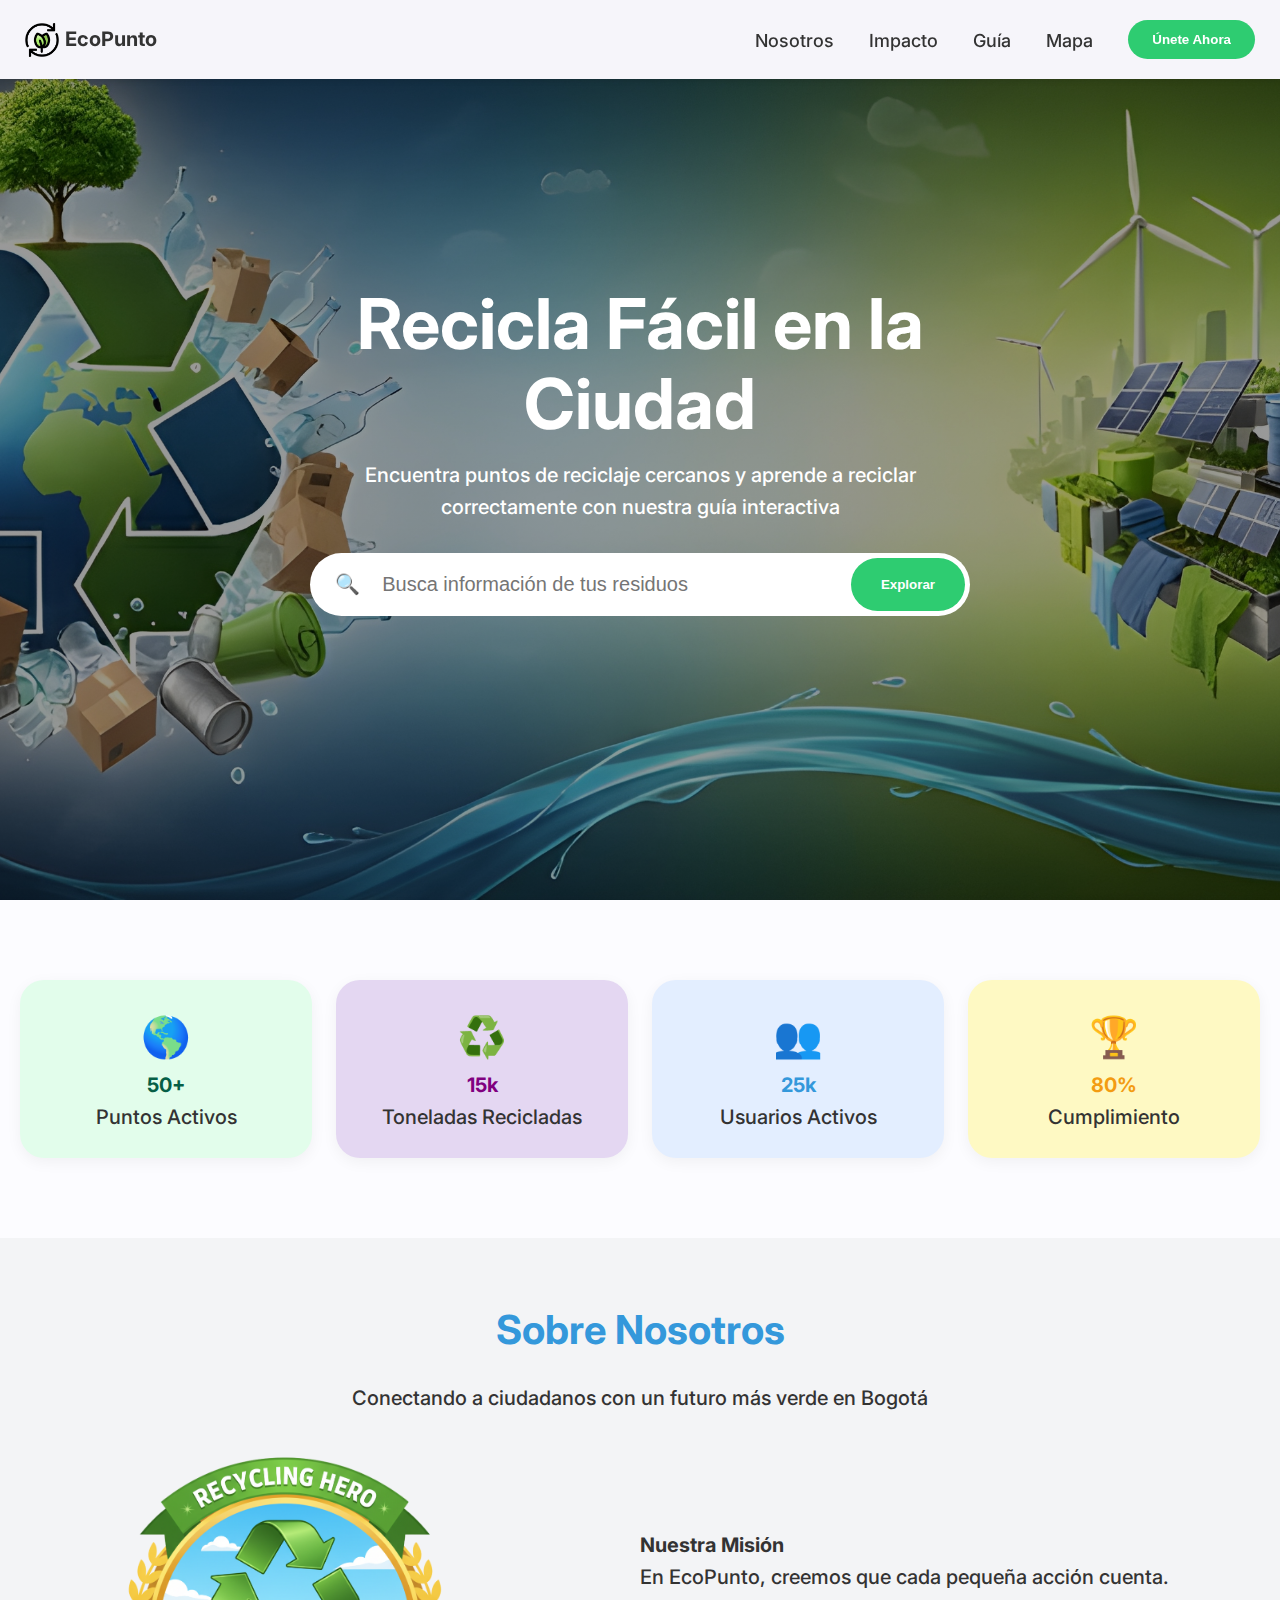
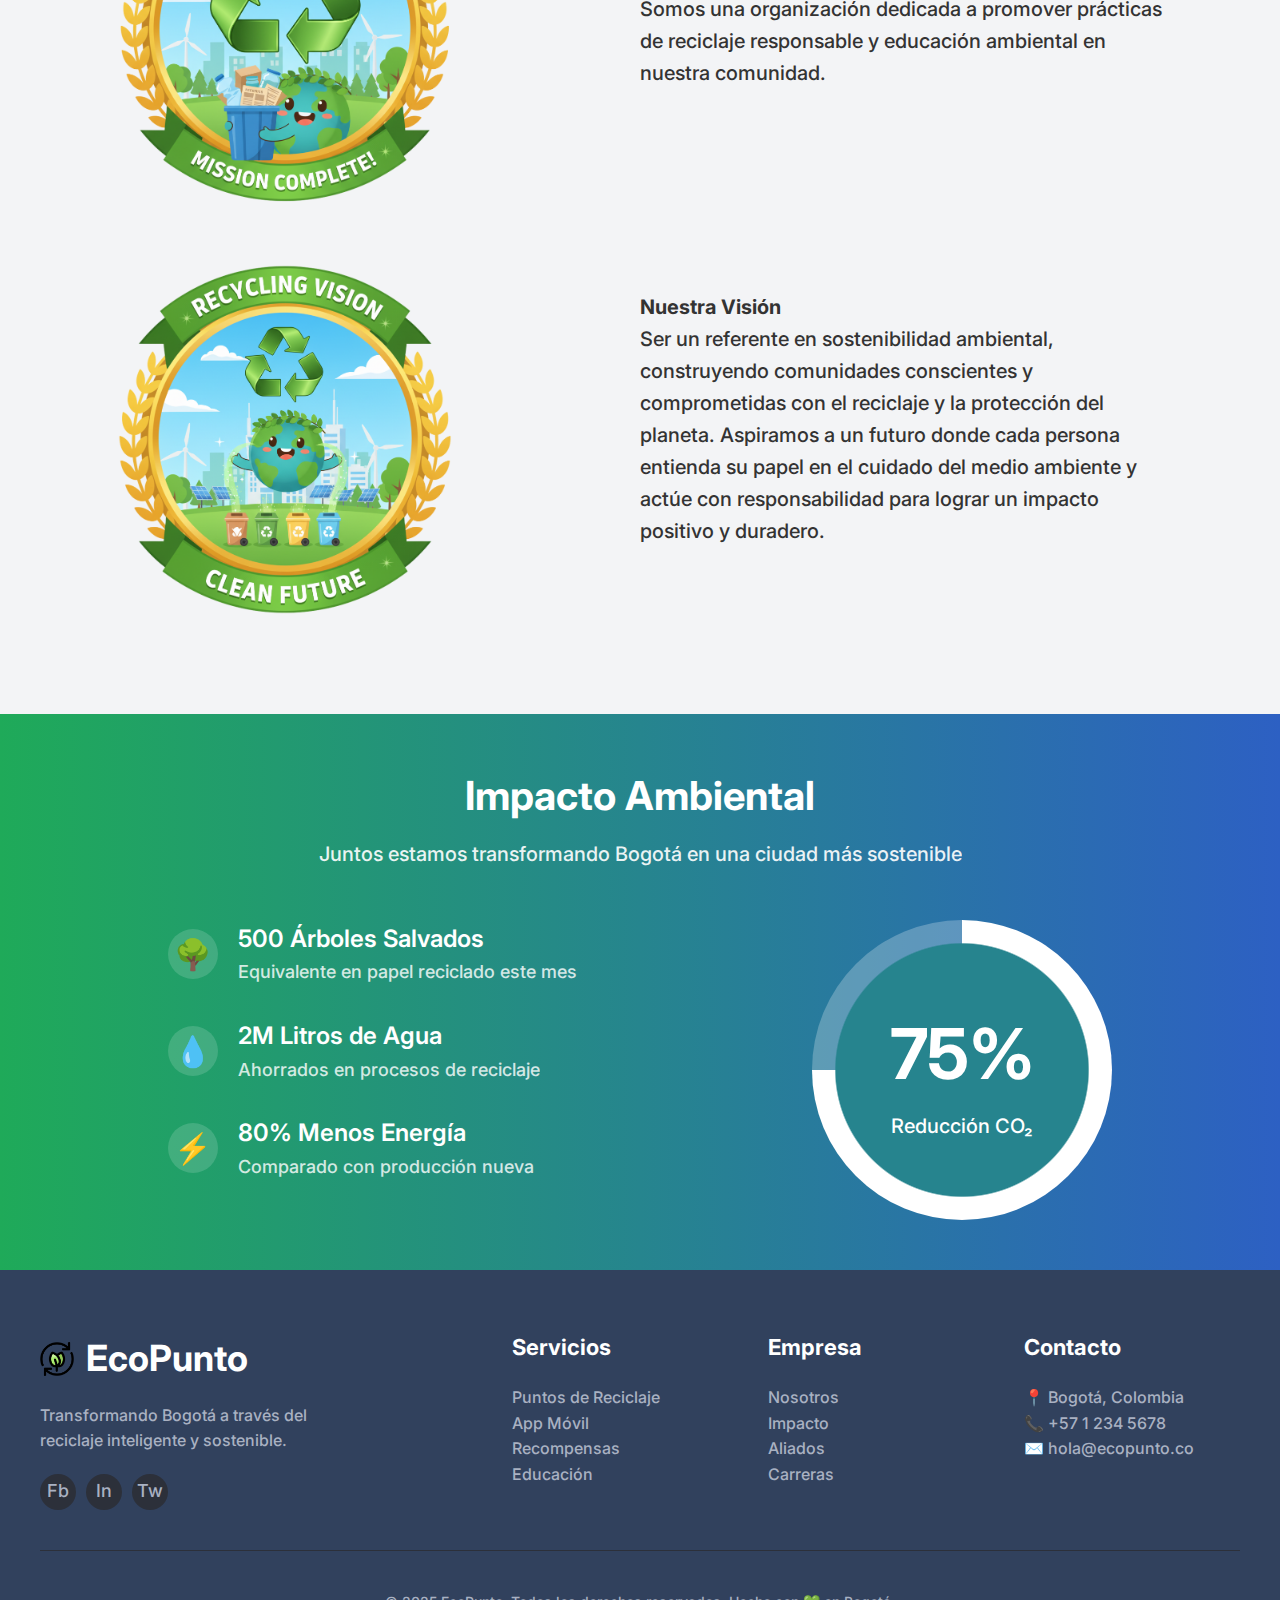
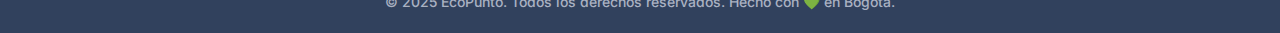
<file: index.html>
<!DOCTYPE html>
<html lang="en">
  <head>
    <meta charset="UTF-8" />
    <meta name="viewport" content="width=device-width, initial-scale=1.0" />
    <link rel="stylesheet" href="style.css" />
    <link rel="preconnect" href="https://fonts.googleapis.com" />
    <link rel="preconnect" href="https://fonts.gstatic.com" crossorigin />
    <link
      href="https://fonts.googleapis.com/css2?family=Inter:ital,opsz,wght@0,14..32,100..900;1,14..32,100..900&display=swap"
      rel="stylesheet"
    />
    <link
      rel="shortcut icon"
      href="./images/logo-ecopunto.png"
      type="image/x-icon"
    />
    <title>EcoPunto</title>
  </head>
  <body>
    <header>
      <nav class="navbar">
        <a href="index.html" class="logo">
          <img
            src="./images/logo-ecopunto.png"
            alt="Logo EcoPunto"
          />EcoPunto</a
        >
        <button class="hamburger-menu" aria-label="Abrir menú">
          <span></span>
          <span></span>
          <span></span>
        </button>
        <ul class="nav-links">
          <li><a href="#about">Nosotros</a></li>
          <li><a href="#impact">Impacto</a></li>
          <li><a href="./guia.html">Guía</a></li>
          <li><a href="mapa.html">Mapa</a></li>
          <a href="./register.html"
            ><button class="cta-button">Únete Ahora</button></a
          >
        </ul>
      </nav>
    </header>
    <section class="hero-section">
      <div class="hero-content">
        <h1>Recicla Fácil en la Ciudad</h1>
        <p>
          Encuentra puntos de reciclaje cercanos y aprende a reciclar
          correctamente con nuestra guía interactiva
        </p>
        <div class="search-bar">
          <input
            type="text"
            placeholder="🔍    Busca información de tus residuos "
          />
          <button>Explorar</button>
        </div>
      </div>
    </section>
    <section class="cards">
      <div class="card green">
        <div class="card-icon">🌎</div>
        <h4>50+</h4>
        <p>Puntos Activos</p>
      </div>
      <div class="card purple">
        <div class="card-icon">♻️</div>
        <h4>15k</h4>
        <p>Toneladas Recicladas</p>
      </div>
      <div class="card blue">
        <div class="card-icon">👥</div>
        <h4>25k</h4>
        <p>Usuarios Activos</p>
      </div>
      <div class="card yellow">
        <div class="card-icon">🏆</div>
        <h4>80%</h4>
        <p>Cumplimiento</p>
      </div>
    </section>
    <section class="about">
      <div class="container">
        <h2 class="title-principal" id="about">Sobre Nosotros</h2>
        <p class="text-center">
          Conectando a ciudadanos con un futuro más verde en Bogotá
        </p>
        <div class="about-info">
          <img
            class="about-img"
            src="./images/about-mission.png"
            alt="Imagen de mision"
          />
          <p>
            <strong>Nuestra Misión</strong><br />En EcoPunto, creemos que cada
            pequeña acción cuenta. Somos una organización dedicada a promover
            prácticas de reciclaje responsable y educación ambiental en nuestra
            comunidad.
          </p>
        </div>
        <div class="about-info">
          <img
            class="about-img"
            src="./images/about-vision.png"
            alt="Imagen de vision"
          />
          <p>
            <strong>Nuestra Visión</strong><br />Ser un referente en
            sostenibilidad ambiental, construyendo comunidades conscientes y
            comprometidas con el reciclaje y la protección del planeta.
            Aspiramos a un futuro donde cada persona entienda su papel en el
            cuidado del medio ambiente y actúe con responsabilidad para lograr
            un impacto positivo y duradero.
          </p>
        </div>
      </div>
    </section>
    <section id="impact" class="impact-section">
      <div class="impact-header">
        <h2>Impacto Ambiental</h2>
        <p>Juntos estamos transformando Bogotá en una ciudad más sostenible</p>
      </div>
      <div class="impact-body">
        <div class="stats-container">
          <div class="stat-item">
            <span class="icon-impact">🌳</span>
            <div>
              <h3>500 Árboles Salvados</h3>
              <p>Equivalente en papel reciclado este mes</p>
            </div>
          </div>
          <div class="stat-item">
            <span class="icon-impact">💧</span>
            <div>
              <h3>2M Litros de Agua</h3>
              <p>Ahorrados en procesos de reciclaje</p>
            </div>
          </div>
          <div class="stat-item">
            <span class="icon-impact">⚡️</span>
            <div>
              <h3>80% Menos Energía</h3>
              <p>Comparado con producción nueva</p>
            </div>
          </div>
        </div>
        <div class="progress-container">
          <div class="progress-circle">
            <div class="progress-text">
              <span class="percentage">75%</span>
              <span>Reducción CO₂</span>
            </div>
          </div>
        </div>
      </div>
    </section>

    <footer class="footer">
      <div class="footer-content">
        <div class="footer-brand">
          <a href="index.html" class="logo">
            <img
              src="./images/logo-ecopunto.png"
              alt="Logo EcoPunto"
            />EcoPunto</a
          >
          <p>
            Transformando Bogotá a través del reciclaje inteligente y
            sostenible.
          </p>
          <div class="social-icons">
            <a href="#">Fb</a>
            <a href="#">In</a>
            <a href="#">Tw</a>
          </div>
        </div>

        <div class="footer-links">
          <h4>Servicios</h4>
          <ul>
            <li><a href="#">Puntos de Reciclaje</a></li>
            <li><a href="#">App Móvil</a></li>
            <li><a href="#">Recompensas</a></li>
            <li><a href="#">Educación</a></li>
          </ul>
        </div>

        <div class="footer-links">
          <h4>Empresa</h4>
          <ul>
            <li><a href="#about">Nosotros</a></li>
            <li><a href="#impact">Impacto</a></li>
            <li><a href="#">Aliados</a></li>
            <li><a href="#">Carreras</a></li>
          </ul>
        </div>

        <div class="footer-contact">
          <h4>Contacto</h4>
          <ul>
            <li>📍 Bogotá, Colombia</li>
            <li><a href="tel:+5712345678">📞 +57 1 234 5678</a></li>
            <li><a href="mailto:hola@ecopunto.co">✉️ hola@ecopunto.co</a></li>
          </ul>
        </div>
      </div>
      <div class="footer-bottom">
        <p>
          © 2025 EcoPunto. Todos los derechos reservados. Hecho con 💚 en
          Bogotá.
        </p>
      </div>
    </footer>
    <script src="script.js"></script>
  </body>
</html>
</file>
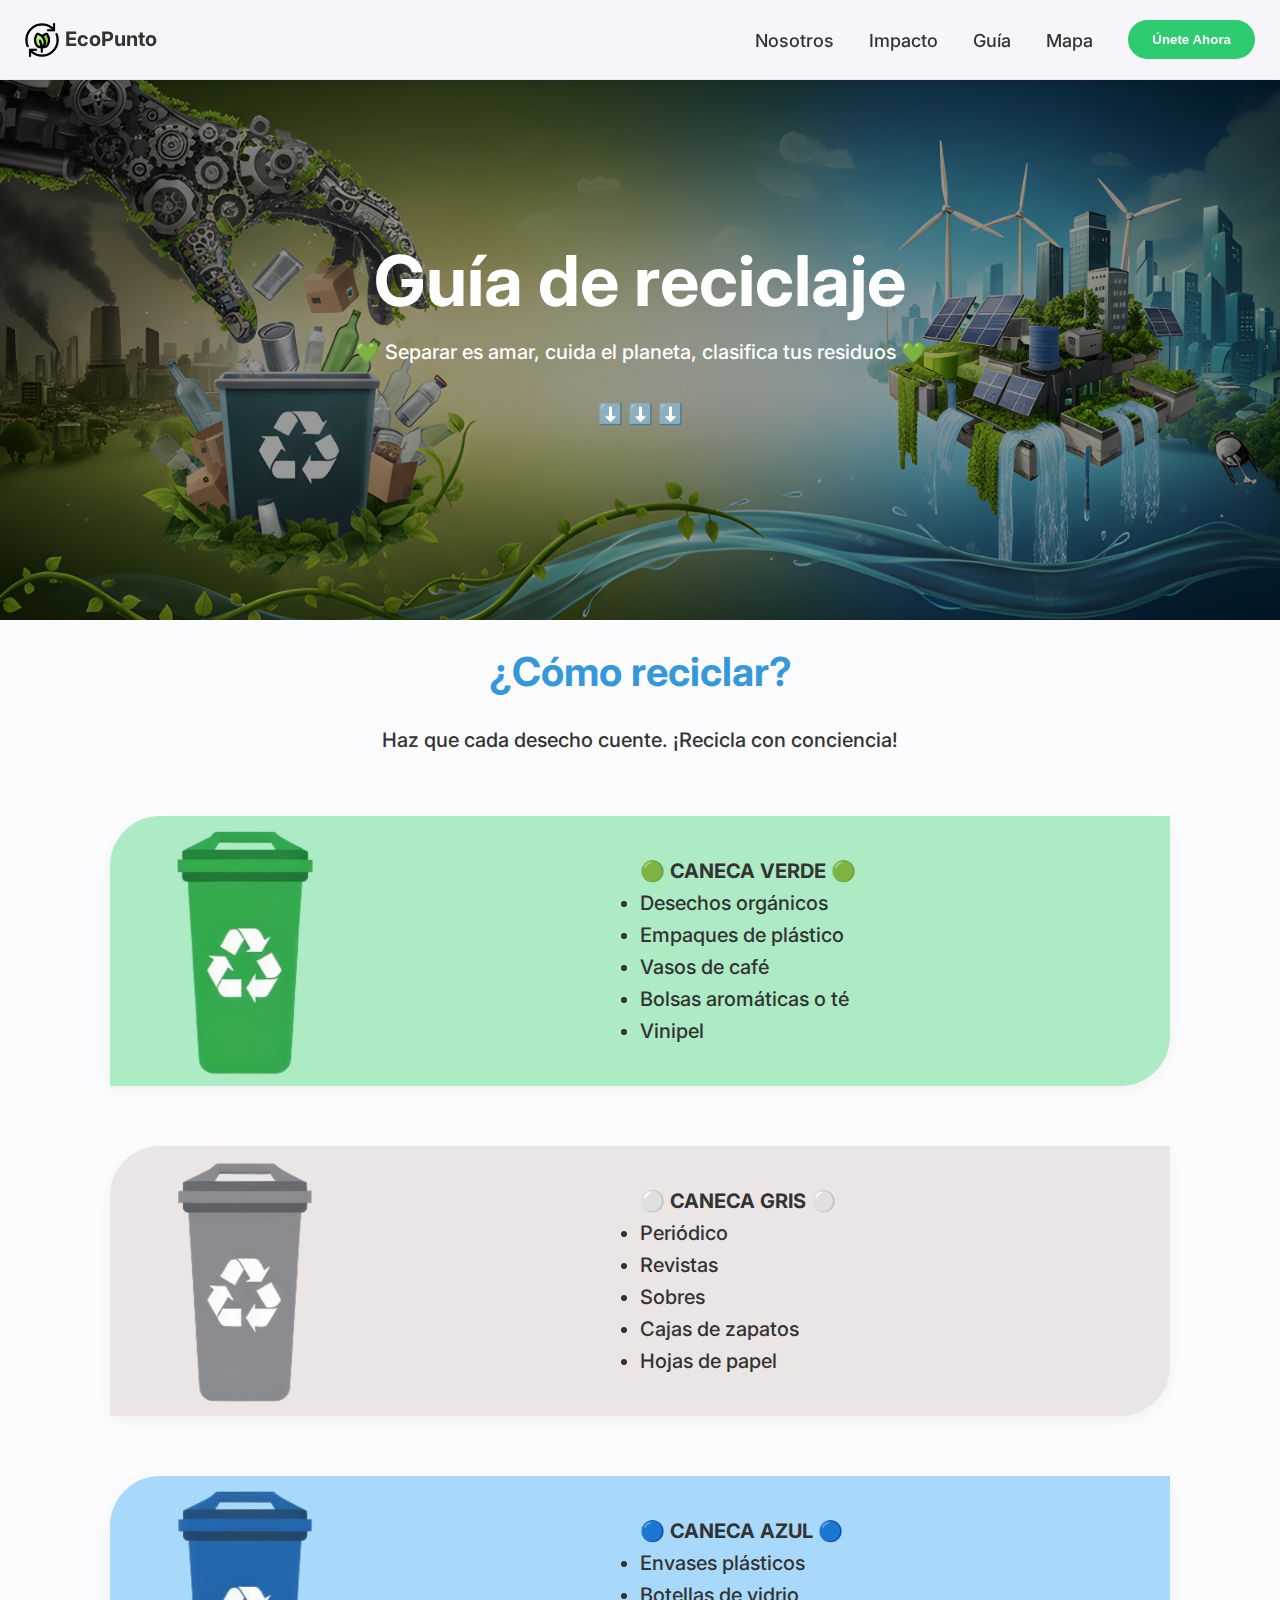
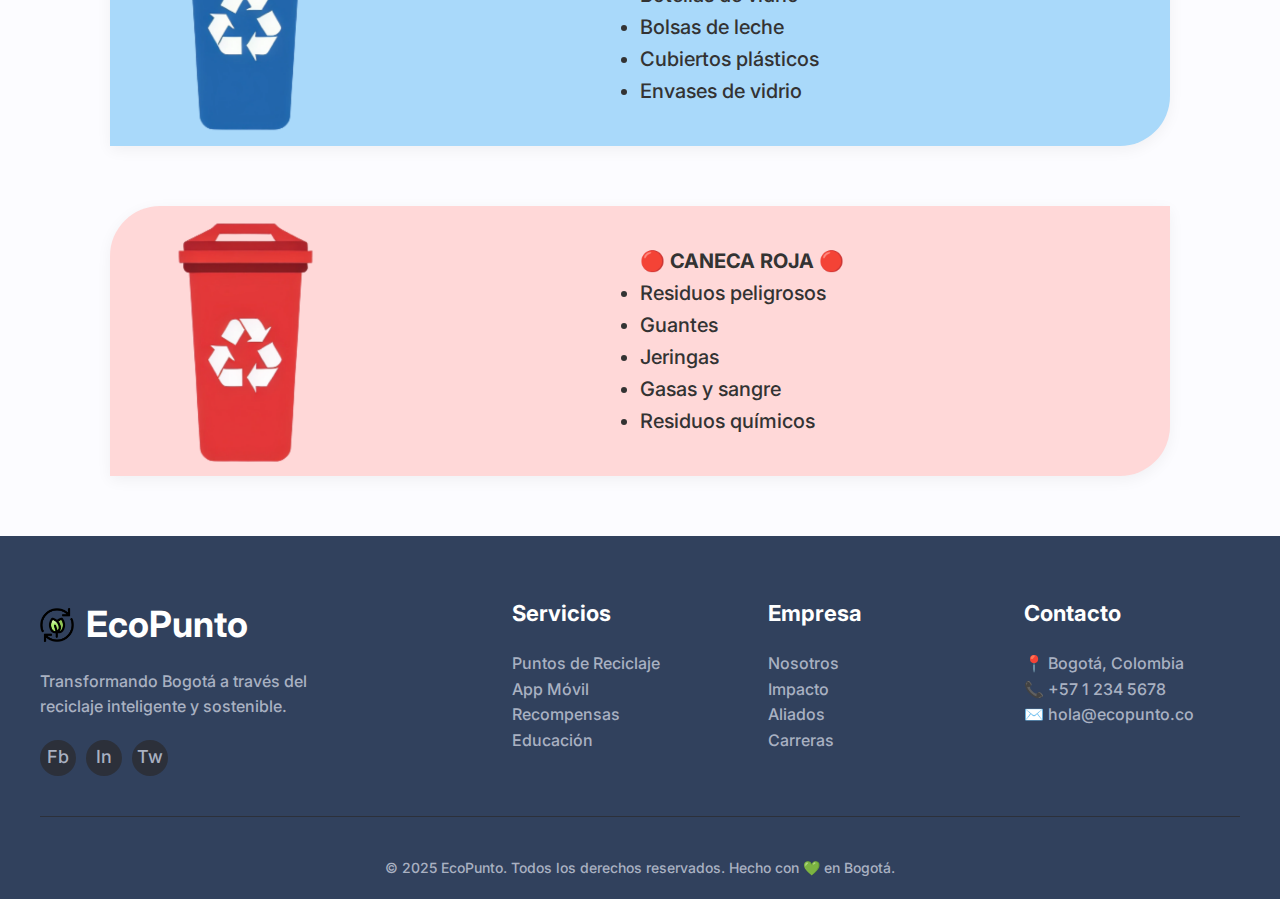
<file: guia.html>
<!DOCTYPE html>
<html lang="en">
  <head>
    <meta charset="UTF-8" />
    <meta name="viewport" content="width=device-width, initial-scale=1.0" />
    <link rel="stylesheet" href="style.css" />
    <link rel="preconnect" href="https://fonts.googleapis.com" />
    <link rel="preconnect" href="https://fonts.gstatic.com" crossorigin />
    <link
      href="https://fonts.googleapis.com/css2?family=Inter:ital,opsz,wght@0,14..32,100..900;1,14..32,100..900&display=swap"
      rel="stylesheet"
    />
    <link
      rel="shortcut icon"
      href="./images/logo-ecopunto.png"
      type="image/x-icon"
    />
    <title>Guía de reciclaje</title>
  </head>
  <body>
    <header>
      <nav class="navbar">
        <a href="index.html" class="logo">
          <img
            src="./images/logo-ecopunto.png"
            alt="Logo EcoPunto"
          />EcoPunto</a
        >
        <button class="hamburger-menu" aria-label="Abrir menú">
          <span></span>
          <span></span>
          <span></span>
        </button>
        <ul class="nav-links">
          <li><a href="index.html">Nosotros</a></li>
          <li><a href="index.html">Impacto</a></li>
          <li><a href="./guia.html">Guía</a></li>
          <li><a href="./mapa.html">Mapa</a></li>
          <a href="./register.html"
            ><button class="cta-button">Únete Ahora</button></a
          >
        </ul>
      </nav>
    </header>
    <section class="hero-guia">
      <div class="hero-content">
        <h1>Guía de reciclaje</h1>
        <p>💚 Separar es amar, cuida el planeta, clasifica tus residuos 💚</p>
        <p>⬇️ ⬇️ ⬇️</p>
      </div>
    </section>
    <section class="guia">
      <div class="container">
        <h2 class="title-principal">¿Cómo reciclar?</h2>
        <p class="text-center">
          Haz que cada desecho cuente. ¡Recicla con conciencia!
        </p>
        <div class="info-guia green-guia">
          <img class="info-img" src="./images/green.png" alt="" />
          <ul>
            <strong>🟢 CANECA VERDE 🟢</strong>
            <li>Desechos orgánicos</li>
            <li>Empaques de plástico</li>
            <li>Vasos de café</li>
            <li>Bolsas aromáticas o té</li>
            <li>Vinipel</li>
          </ul>
        </div>
        <div class="info-guia">
          <img class="info-img" src="./images/gray.png" alt="" />
          <ul>
            <strong>⚪ CANECA GRIS ⚪</strong>
            <li>Periódico</li>
            <li>Revistas</li>
            <li>Sobres</li>
            <li>Cajas de zapatos</li>
            <li>Hojas de papel</li>
          </ul>
        </div>
        <div class="info-guia blue-guia">
          <img class="info-img" src="./images/blue.png" alt="" />
          <ul>
            <strong>🔵 CANECA AZUL 🔵</strong>
            <li>Envases plásticos</li>
            <li>Botellas de vidrio</li>
            <li>Bolsas de leche</li>
            <li>Cubiertos plásticos</li>
            <li>Envases de vidrio</li>
          </ul>
        </div>
        <div class="info-guia red-guia">
          <img class="info-img" src="./images/red.png" alt="" />
          <ul>
            <strong>🔴 CANECA ROJA 🔴</strong>
            <li>Residuos peligrosos</li>
            <li>Guantes</li>
            <li>Jeringas</li>
            <li>Gasas y sangre</li>
            <li>Residuos químicos</li>
          </ul>
        </div>
      </div>
    </section>
    <footer class="footer">
      <div class="footer-content">
        <div class="footer-brand">
          <a href="index.html" class="logo">
            <img
              src="./images/logo-ecopunto.png"
              alt="Logo EcoPunto"
            />EcoPunto</a
          >
          <p>
            Transformando Bogotá a través del reciclaje inteligente y
            sostenible.
          </p>
          <div class="social-icons">
            <a href="#">Fb</a>
            <a href="#">In</a>
            <a href="#">Tw</a>
          </div>
        </div>

        <div class="footer-links">
          <h4>Servicios</h4>
          <ul>
            <li><a href="#">Puntos de Reciclaje</a></li>
            <li><a href="#">App Móvil</a></li>
            <li><a href="#">Recompensas</a></li>
            <li><a href="#">Educación</a></li>
          </ul>
        </div>

        <div class="footer-links">
          <h4>Empresa</h4>
          <ul>
            <li><a href="#about">Nosotros</a></li>
            <li><a href="#impact">Impacto</a></li>
            <li><a href="#">Aliados</a></li>
            <li><a href="#">Carreras</a></li>
          </ul>
        </div>

        <div class="footer-contact">
          <h4>Contacto</h4>
          <ul>
            <li>📍 Bogotá, Colombia</li>
            <li><a href="tel:+5712345678">📞 +57 1 234 5678</a></li>
            <li><a href="mailto:hola@ecopunto.co">✉️ hola@ecopunto.co</a></li>
          </ul>
        </div>
      </div>
      <div class="footer-bottom">
        <p>
          © 2025 EcoPunto. Todos los derechos reservados. Hecho con 💚 en
          Bogotá.
        </p>
      </div>
    </footer>
    <script src="script.js"></script>
  </body>
</html>
</file>
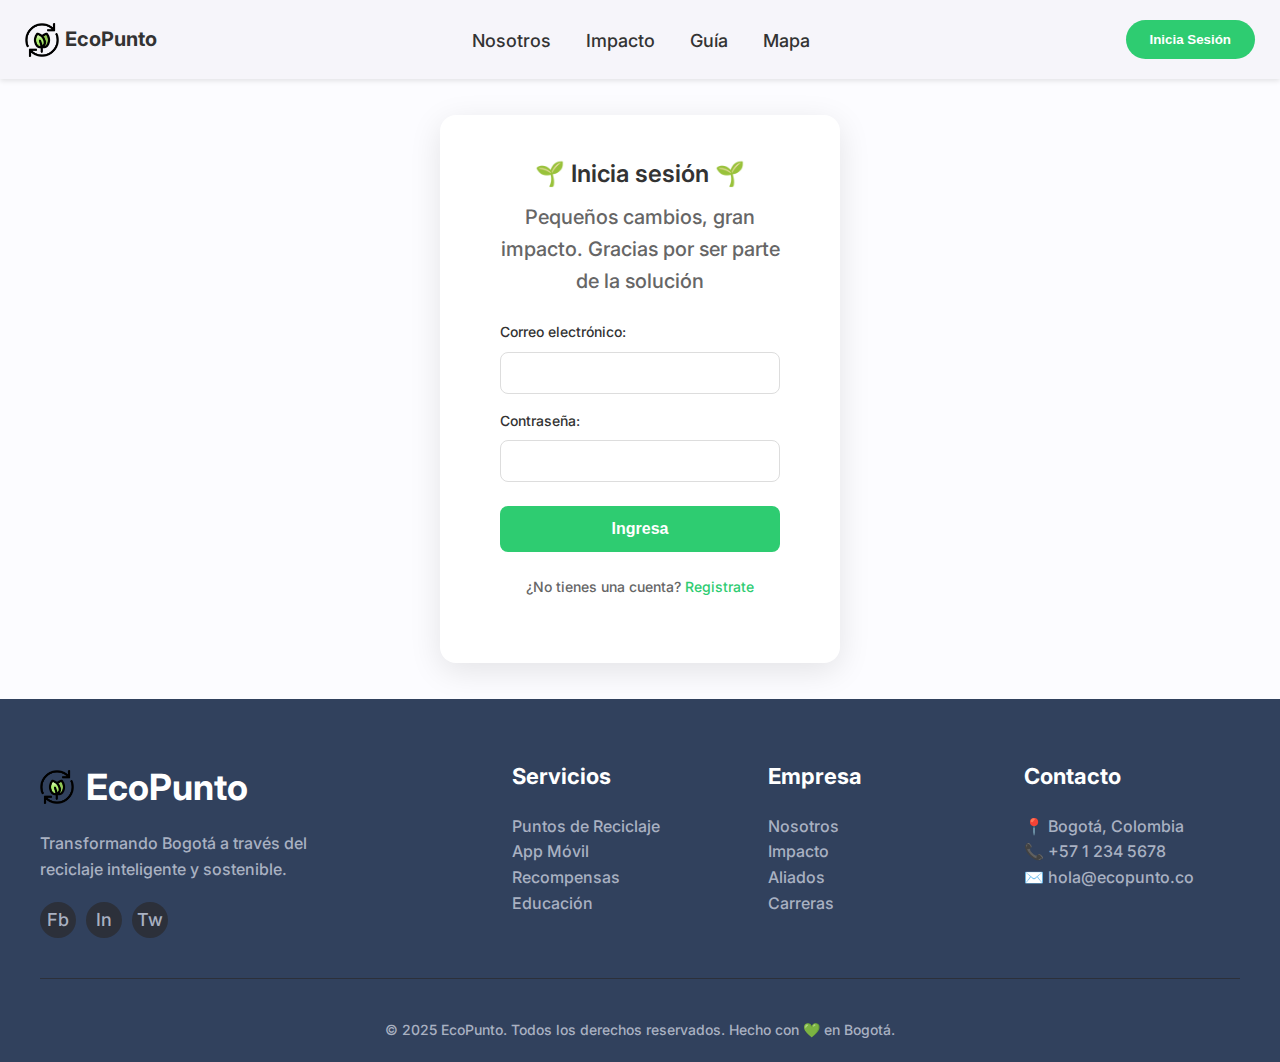
<file: log-in.html>
<!DOCTYPE html>
<html lang="en">
  <head>
    <meta charset="UTF-8" />
    <meta name="viewport" content="width=device-width, initial-scale=1.0" />
    <link rel="stylesheet" href="style.css" />
    <link rel="preconnect" href="https://fonts.googleapis.com" />
    <link rel="preconnect" href="https://fonts.gstatic.com" crossorigin />
    <link
      href="https://fonts.googleapis.com/css2?family=Inter:ital,opsz,wght@0,14..32,100..900;1,14..32,100..900&display=swap"
      rel="stylesheet"
    />
    <link
      rel="shortcut icon"
      href="./images/logo-ecopunto.png"
      type="image/x-icon"
    />
    <title>Inicio Sesión</title>
  </head>
  <body>
    <header>
      <nav class="navbar-login">
        <a href="index.html" class="logo">
          <img
            src="./images/logo-ecopunto.png"
            alt="Logo EcoPunto"
          />EcoPunto</a
        >
        <ul class="nav-links">
          <li><a href="index.html">Nosotros</a></li>
          <li><a href="index.html">Impacto</a></li>
          <li><a href="./guia.html">Guía</a></li>
          <li><a href="mapa.html">Mapa</a></li>
        </ul>
        <button a class="cta-button">Inicia Sesión</button>
      </nav>
    </header>
    <section class="signup-container">
      <div class="container">
        <h2>🌱 Inicia sesión 🌱</h2>
        <p>
          Pequeños cambios, gran impacto. Gracias por ser parte de la solución
        </p>
        <form class="signup-form">
          <label for="email">Correo electrónico:</label>
          <input type="email" id="email" name="email" required />

          <label for="password">Contraseña:</label>
          <input
            type="password"
            id="password"
            name="password"
            required
          /><button class="submit-button" type="submit">
            <a href="./profile.html">Ingresa</a>
          </button>
        </form>
        <p class="login-link">
          ¿No tienes una cuenta? <a href="./register.html">Registrate</a>
        </p>
      </div>
    </section>
    <footer class="footer">
      <div class="footer-content">
        <div class="footer-brand">
          <a href="index.html" class="logo">
            <img
              src="./images/logo-ecopunto.png"
              alt="Logo EcoPunto"
            />EcoPunto</a
          >
          <p>
            Transformando Bogotá a través del reciclaje inteligente y
            sostenible.
          </p>
          <div class="social-icons">
            <a href="#">Fb</a>
            <a href="#">In</a>
            <a href="#">Tw</a>
          </div>
        </div>

        <div class="footer-links">
          <h4>Servicios</h4>
          <ul>
            <li><a href="#">Puntos de Reciclaje</a></li>
            <li><a href="#">App Móvil</a></li>
            <li><a href="#">Recompensas</a></li>
            <li><a href="#">Educación</a></li>
          </ul>
        </div>

        <div class="footer-links">
          <h4>Empresa</h4>
          <ul>
            <li><a href="#about">Nosotros</a></li>
            <li><a href="#impact">Impacto</a></li>
            <li><a href="#">Aliados</a></li>
            <li><a href="#">Carreras</a></li>
          </ul>
        </div>

        <div class="footer-contact">
          <h4>Contacto</h4>
          <ul>
            <li>📍 Bogotá, Colombia</li>
            <li><a href="tel:+5712345678">📞 +57 1 234 5678</a></li>
            <li><a href="mailto:hola@ecopunto.co">✉️ hola@ecopunto.co</a></li>
          </ul>
        </div>
      </div>
      <div class="footer-bottom">
        <p>
          © 2025 EcoPunto. Todos los derechos reservados. Hecho con 💚 en
          Bogotá.
        </p>
      </div>
    </footer>
  </body>
</html>
</file>
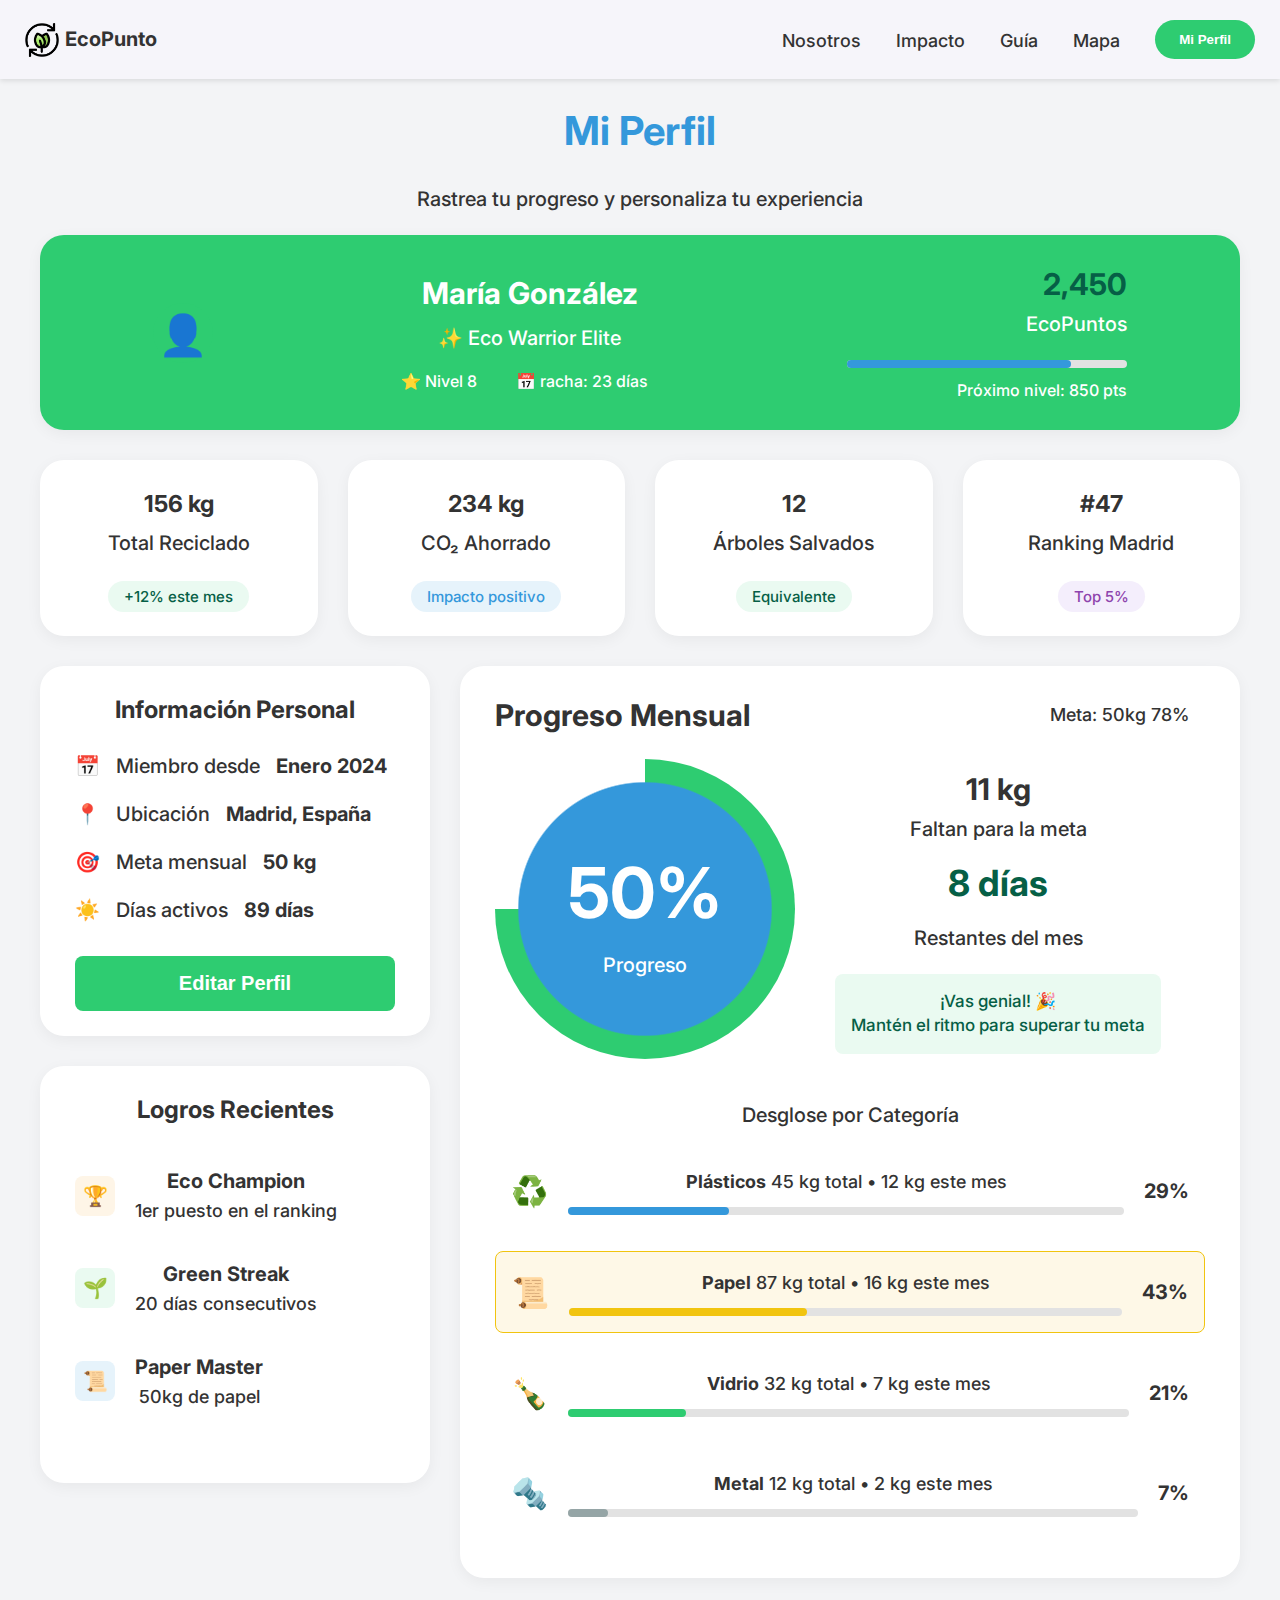
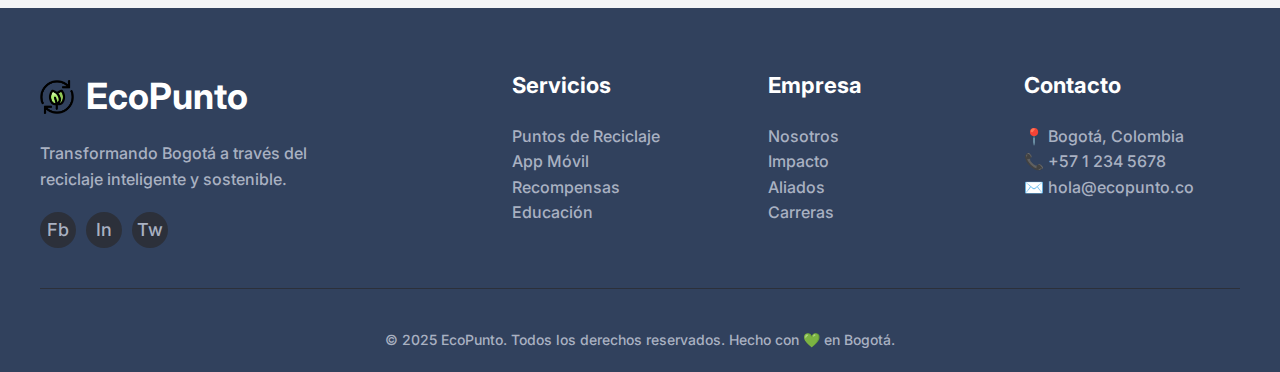
<file: profile.html>
<!DOCTYPE html>
<html lang="en">
  <head>
    <meta charset="UTF-8" />
    <meta name="viewport" content="width=device-width, initial-scale=1.0" />
    <link rel="stylesheet" href="style.css" />
    <link rel="preconnect" href="https://fonts.googleapis.com" />
    <link rel="preconnect" href="https://fonts.gstatic.com" crossorigin />
    <link
      href="https://fonts.googleapis.com/css2?family=Inter:ital,opsz,wght@0,14..32,100..900;1,14..32,100..900&display=swap"
      rel="stylesheet"
    />
    <link
      rel="shortcut icon"
      href="./images/logo-ecopunto.png"
      type="image/x-icon"
    />
    <title>Mi Perfil</title>
  </head>
  <body class="body-profile">
    <header>
      <nav class="navbar-login">
        <a href="index.html" class="logo">
          <img
            src="./images/logo-ecopunto.png"
            alt="Logo EcoPunto"
          />EcoPunto</a
        >
        <button class="hamburger-menu" aria-label="Abrir menú">
          <span></span>
          <span></span>
          <span></span>
        </button>
        <ul class="nav-links">
          <li><a href="index.html">Nosotros</a></li>
          <li><a href="index.html">Impacto</a></li>
          <li><a href="./guia.html">Guía</a></li>
          <li><a href="mapa.html">Mapa</a></li>
          <a href="./register.html"
            ><button class="cta-button">Mi Perfil</button></a
          >
        </ul>
      </nav>
    </header>
    <section class="info-profile">
      <div class="container">
        <h2 class="title-principal">Mi Perfil</h2>
        <p class="text-center">
          Rastrea tu progreso y personaliza tu experiencia
        </p>
      </div>
    </section>
    <div class="dashboard-container">
      <header class="main-header">
        <div class="user-profile card">
          <div class="avatar">
            <span>👤</span>
          </div>
          <div class="user-info">
            <h1>María González</h1>
            <p>✨ Eco Warrior Elite</p>
            <div class="user-stats">
              <span>⭐ Nivel 8</span>
              <span>📅 racha: 23 días</span>
            </div>
          </div>
          <div class="points-summary">
            <h2>2,450</h2>
            <p>EcoPuntos</p>
            <div class="progress-bar-container">
              <div class="progress-bar" style="width: 80%"></div>
            </div>
            <span>Próximo nivel: 850 pts</span>
          </div>
        </div>
      </header>

      <section class="stats-overview">
        <div class="stat-card card card-profile">
          <h3>156 kg</h3>
          <p>Total Reciclado</p>
          <span class="badge green">+12% este mes</span>
        </div>
        <div class="stat-card card card-profile">
          <h3>234 kg</h3>
          <p>CO₂ Ahorrado</p>
          <span class="badge blue">Impacto positivo</span>
        </div>
        <div class="stat-card card card-profile">
          <h3>12</h3>
          <p>Árboles Salvados</p>
          <span class="badge green">Equivalente</span>
        </div>
        <div class="stat-card card card-profile">
          <h3>#47</h3>
          <p>Ranking Madrid</p>
          <span class="badge purple">Top 5%</span>
        </div>
      </section>

      <main class="main-content">
        <aside class="left-column">
          <section class="personal-info card card-profile">
            <h2>Información Personal</h2>
            <ul>
              <li><span>📅</span> Miembro desde <strong>Enero 2024</strong></li>
              <li><span>📍</span> Ubicación <strong>Madrid, España</strong></li>
              <li><span>🎯</span> Meta mensual <strong>50 kg</strong></li>
              <li><span>☀️</span> Días activos <strong>89 días</strong></li>
            </ul>
            <button class="btn btn-primary">Editar Perfil</button>
          </section>

          <section class="recent-logs card card-profile">
            <h2>Logros Recientes</h2>
            <ul>
              <li>
                <div class="log-icon gold">🏆</div>
                <div class="log-details">
                  <strong>Eco Champion</strong>
                  <p>1er puesto en el ranking</p>
                </div>
              </li>
              <li>
                <div class="log-icon green">🌱</div>
                <div class="log-details">
                  <strong>Green Streak</strong>
                  <p>20 días consecutivos</p>
                </div>
              </li>
              <li>
                <div class="log-icon blue">📜</div>
                <div class="log-details">
                  <strong>Paper Master</strong>
                  <p>50kg de papel</p>
                </div>
              </li>
            </ul>
          </section>
        </aside>

        <section class="right-column">
          <div class="monthly-progress card card-profile">
            <div class="progress-header">
              <h2>Progreso Mensual</h2>
              <div class="meta-info">
                <span>Meta: 50kg</span>
                <span>78%</span>
              </div>
            </div>

            <div class="progress-details">
              <div class="progress-container">
                <div class="progress-circle-profile">
                  <div class="progress-text text-white">
                    <span class="percentage">50%</span>
                    <span>Progreso</span>
                  </div>
                </div>
              </div>
              <div class="remaining-info">
                <strong>11 kg</strong>
                <p>Faltan para la meta</p>
                <span>8 días</span>
                <p>Restantes del mes</p>
                <div class="motivation-quote">
                  ¡Vas genial! 🎉<br />
                  Mantén el ritmo para superar tu meta
                </div>
              </div>
            </div>

            <h4>Desglose por Categoría</h4>
            <div class="category-breakdown">
              <div class="category">
                <span class="icon">♻️</span>
                <div class="category-info">
                  <p><strong>Plásticos</strong> 45 kg total • 12 kg este mes</p>
                  <div class="category-progress-bar">
                    <div style="width: 29%; background: #3498db"></div>
                  </div>
                </div>
                <span>29%</span>
              </div>
              <div class="category highlight">
                <span class="icon">📜</span>
                <div class="category-info">
                  <p><strong>Papel</strong> 87 kg total • 16 kg este mes</p>
                  <div class="category-progress-bar">
                    <div style="width: 43%; background: #f1c40f"></div>
                  </div>
                </div>
                <span>43%</span>
              </div>
              <div class="category">
                <span class="icon">🍾</span>
                <div class="category-info">
                  <p><strong>Vidrio</strong> 32 kg total • 7 kg este mes</p>
                  <div class="category-progress-bar">
                    <div style="width: 21%; background: #2ecc71"></div>
                  </div>
                </div>
                <span>21%</span>
              </div>
              <div class="category">
                <span class="icon">🔩</span>
                <div class="category-info">
                  <p><strong>Metal</strong> 12 kg total • 2 kg este mes</p>
                  <div class="category-progress-bar">
                    <div style="width: 7%; background: #95a5a6"></div>
                  </div>
                </div>
                <span>7%</span>
              </div>
            </div>
          </div>
        </section>
      </main>
    </div>
    <footer class="footer">
      <div class="footer-content">
        <div class="footer-brand">
          <a href="index.html" class="logo">
            <img
              src="./images/logo-ecopunto.png"
              alt="Logo EcoPunto"
            />EcoPunto</a
          >
          <p>
            Transformando Bogotá a través del reciclaje inteligente y
            sostenible.
          </p>
          <div class="social-icons">
            <a href="#">Fb</a>
            <a href="#">In</a>
            <a href="#">Tw</a>
          </div>
        </div>

        <div class="footer-links">
          <h4>Servicios</h4>
          <ul>
            <li><a href="#">Puntos de Reciclaje</a></li>
            <li><a href="#">App Móvil</a></li>
            <li><a href="#">Recompensas</a></li>
            <li><a href="#">Educación</a></li>
          </ul>
        </div>

        <div class="footer-links">
          <h4>Empresa</h4>
          <ul>
            <li><a href="#about">Nosotros</a></li>
            <li><a href="#impact">Impacto</a></li>
            <li><a href="#">Aliados</a></li>
            <li><a href="#">Carreras</a></li>
          </ul>
        </div>

        <div class="footer-contact">
          <h4>Contacto</h4>
          <ul>
            <li>📍 Bogotá, Colombia</li>
            <li><a href="tel:+5712345678">📞 +57 1 234 5678</a></li>
            <li><a href="mailto:hola@ecopunto.co">✉️ hola@ecopunto.co</a></li>
          </ul>
        </div>
      </div>
      <div class="footer-bottom">
        <p>
          © 2025 EcoPunto. Todos los derechos reservados. Hecho con 💚 en
          Bogotá.
        </p>
      </div>
    </footer>
  </body>
</html>
</file>
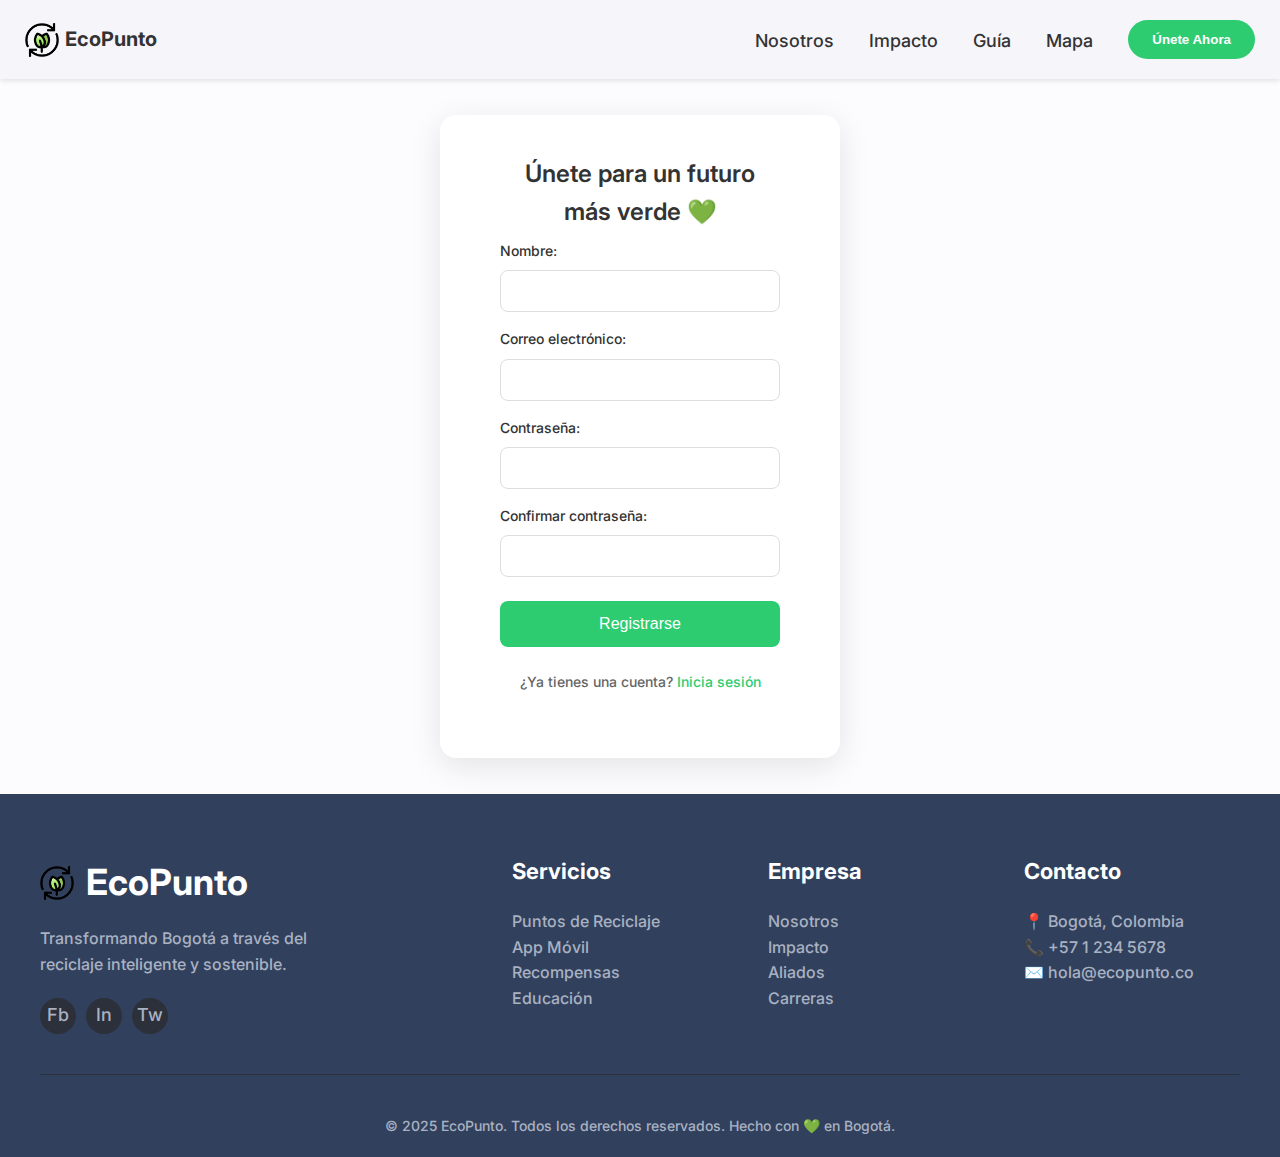
<file: register.html>
<!DOCTYPE html>
<html lang="en">
  <head>
    <meta charset="UTF-8" />
    <meta name="viewport" content="width=device-width, initial-scale=1.0" />
    <link rel="stylesheet" href="style.css" />
    <link rel="preconnect" href="https://fonts.googleapis.com" />
    <link rel="preconnect" href="https://fonts.gstatic.com" crossorigin />
    <link
      href="https://fonts.googleapis.com/css2?family=Inter:ital,opsz,wght@0,14..32,100..900;1,14..32,100..900&display=swap"
      rel="stylesheet"
    />
    <link
      rel="shortcut icon"
      href="./images/logo-ecopunto.png"
      type="image/x-icon"
    />
    <title>Únete a EcoPunto</title>
  </head>
  <body>
    <header>
      <nav class="navbar-login">
        <a href="index.html" class="logo">
          <img
            src="./images/logo-ecopunto.png"
            alt="Logo EcoPunto"
          />EcoPunto</a
        >
        <button class="hamburger-menu" aria-label="Abrir menú">
          <span></span>
          <span></span>
          <span></span>
        </button>
        <ul class="nav-links">
          <li><a href="index.html">Nosotros</a></li>
          <li><a href="index.html">Impacto</a></li>
          <li><a href="./guia.html">Guía</a></li>
          <li><a href="mapa.html">Mapa</a></li>
          <a href="./register.html"
            ><button class="cta-button">Únete Ahora</button></a
          >
        </ul>
      </nav>
    </header>
      <section class="signup-container">
        <div class="container">
          <h2>Únete para un futuro más verde 💚</h2>
          <form class="signup-form">
            <label for="name">Nombre:</label>
            <input type="text" id="name" name="name" required />

            <label for="email">Correo electrónico:</label>
            <input type="email" id="email" name="email" required />

            <label for="password">Contraseña:</label>
            <input type="password" id="password" name="password" required />

            <label for="confirm-password">Confirmar contraseña:</label>
            <input
              type="password"
              id="confirm-password"
              name="confirm-password"
              required
            />

            <button class="submit-button" type="submit">Registrarse</button>
          </form>
          <p class="login-link">
            ¿Ya tienes una cuenta? <a href="./log-in.html">Inicia sesión</a>
          </p>
        </div>
      </section>
    </section>
    <footer class="footer">
      <div class="footer-content">
        <div class="footer-brand">
          <a href="index.html" class="logo">
            <img
              src="./images/logo-ecopunto.png"
              alt="Logo EcoPunto"
            />EcoPunto</a
          >
          <p>
            Transformando Bogotá a través del reciclaje inteligente y
            sostenible.
          </p>
          <div class="social-icons">
            <a href="#">Fb</a>
            <a href="#">In</a>
            <a href="#">Tw</a>
          </div>
        </div>

        <div class="footer-links">
          <h4>Servicios</h4>
          <ul>
            <li><a href="#">Puntos de Reciclaje</a></li>
            <li><a href="#">App Móvil</a></li>
            <li><a href="#">Recompensas</a></li>
            <li><a href="#">Educación</a></li>
          </ul>
        </div>

        <div class="footer-links">
          <h4>Empresa</h4>
          <ul>
            <li><a href="#about">Nosotros</a></li>
            <li><a href="#impact">Impacto</a></li>
            <li><a href="#">Aliados</a></li>
            <li><a href="#">Carreras</a></li>
          </ul>
        </div>

        <div class="footer-contact">
          <h4>Contacto</h4>
          <ul>
            <li>📍 Bogotá, Colombia</li>
            <li><a href="tel:+5712345678">📞 +57 1 234 5678</a></li>
            <li><a href="mailto:hola@ecopunto.co">✉️ hola@ecopunto.co</a></li>
          </ul>
        </div>
      </div>
      <div class="footer-bottom">
        <p>
          © 2025 EcoPunto. Todos los derechos reservados. Hecho con 💚 en
          Bogotá.
        </p>
      </div>
    </footer>
  </body>
</html>
</file>
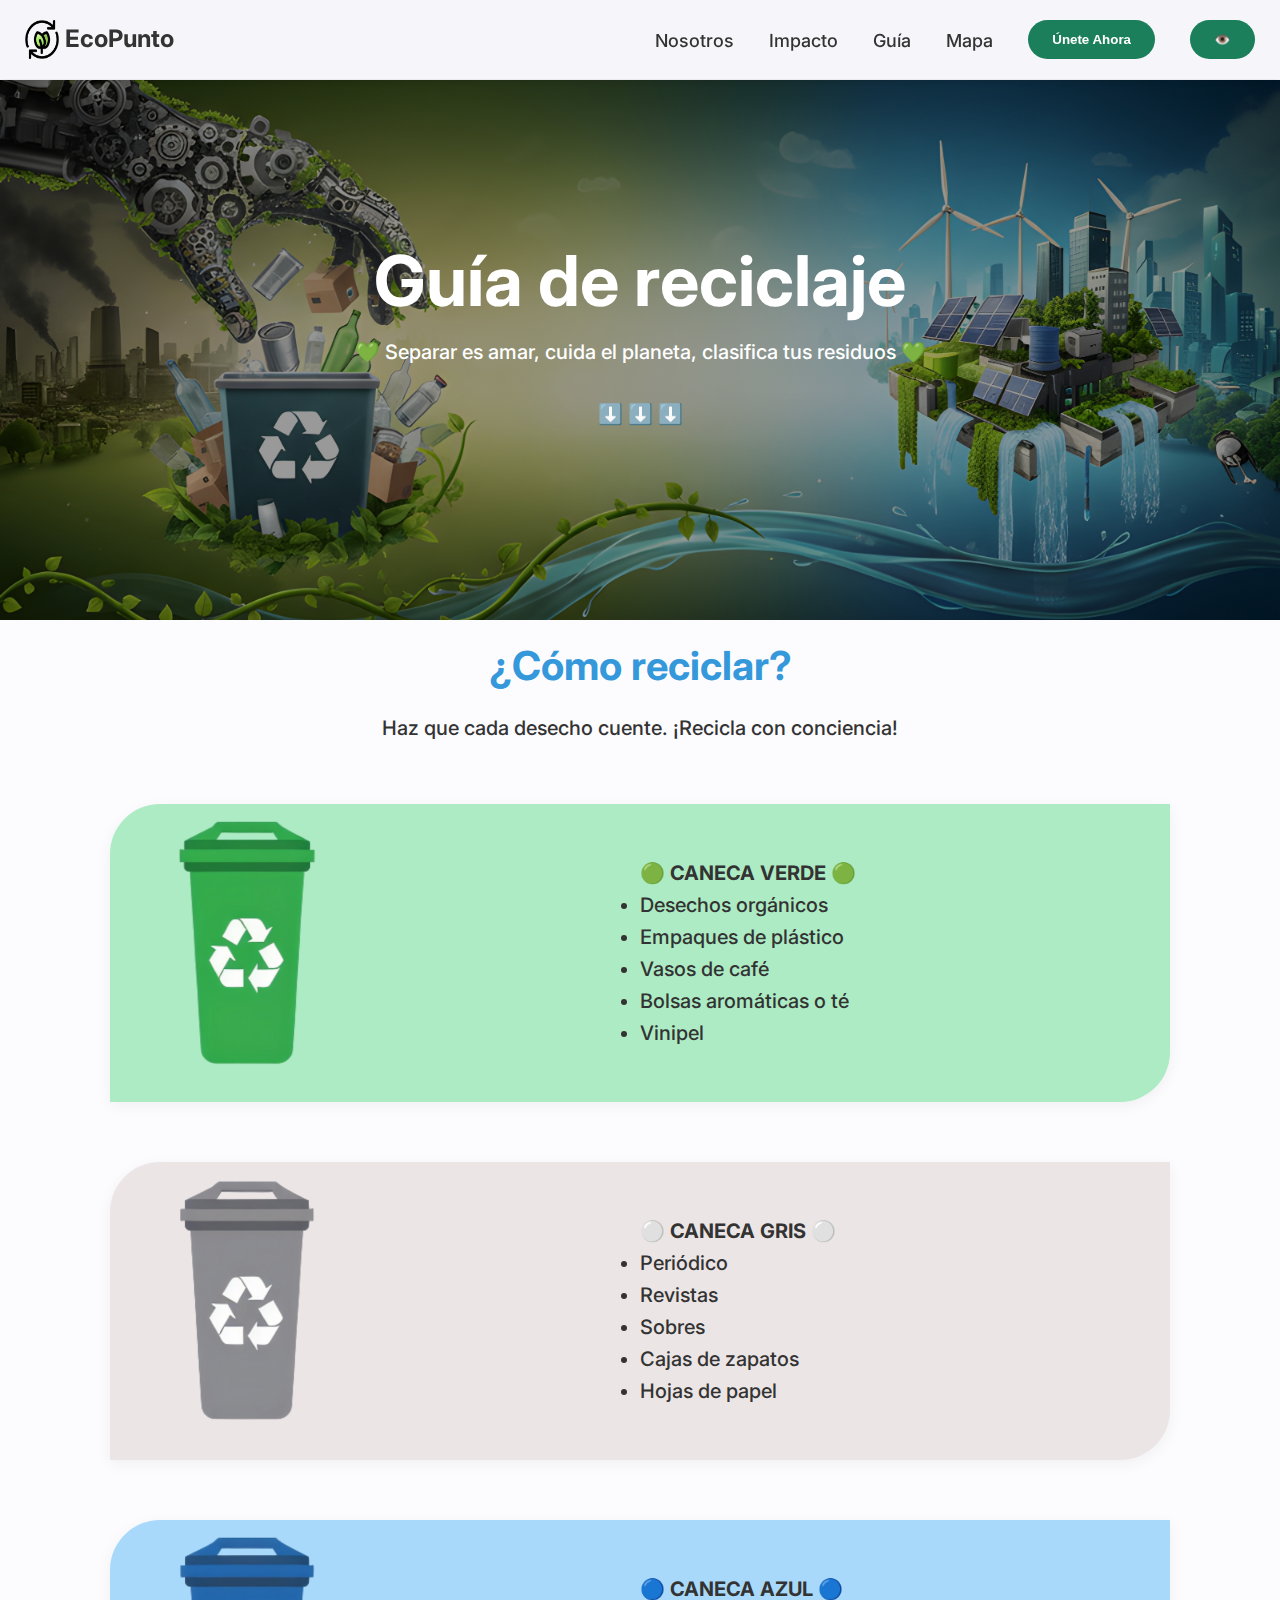
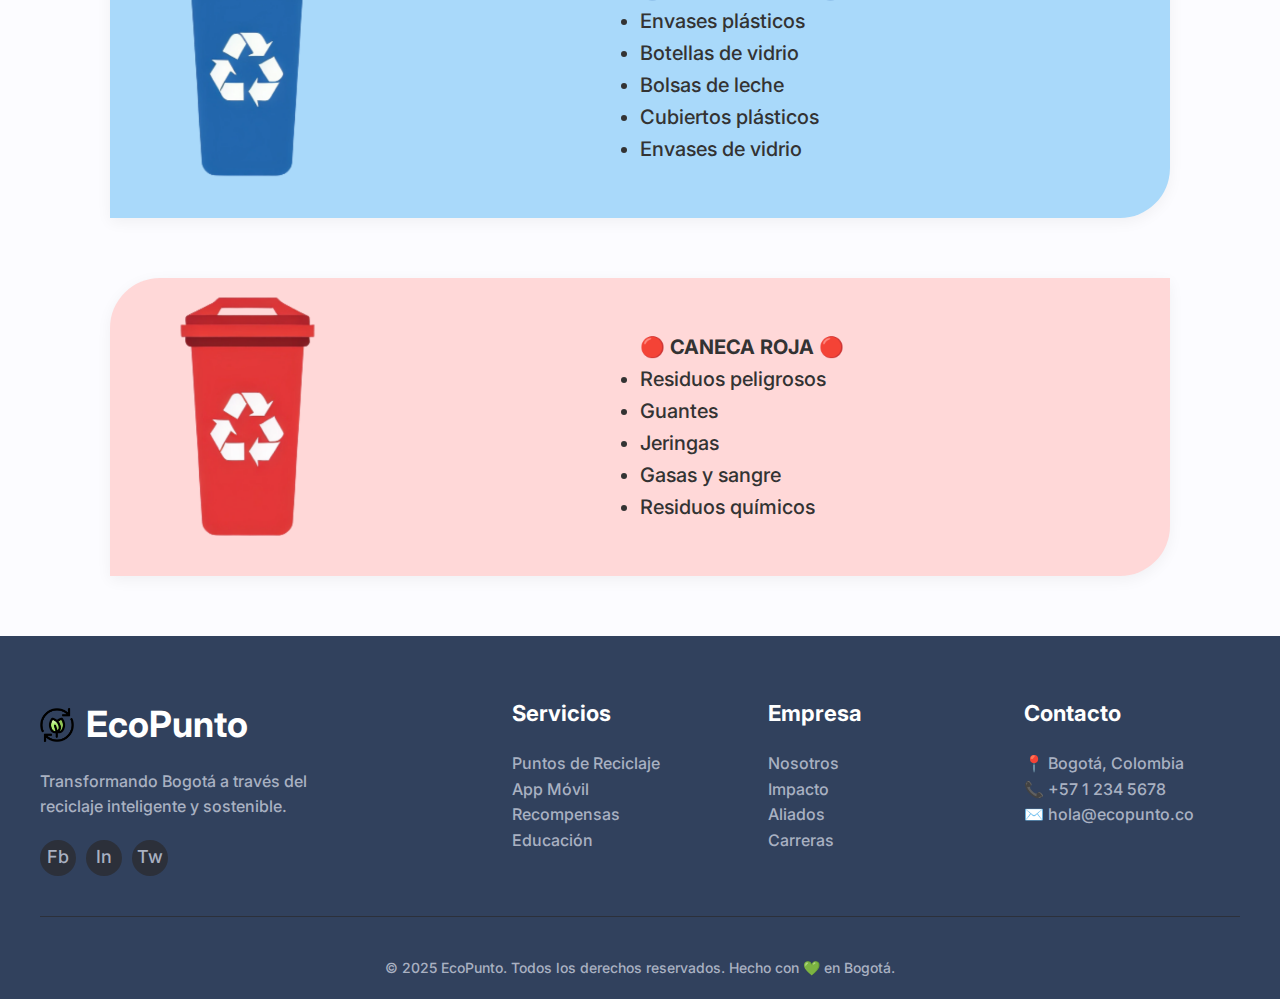
<file: pages/guia.html>
<!DOCTYPE html>
<html lang="en">
  <head>
    <meta charset="UTF-8" />
    <meta name="viewport" content="width=device-width, initial-scale=1.0" />
    <link rel="stylesheet" href="../css/style.css" />
    <link rel="preconnect" href="https://fonts.googleapis.com" />
    <link rel="preconnect" href="https://fonts.gstatic.com" crossorigin />
    <link
      href="https://fonts.googleapis.com/css2?family=Inter:ital,opsz,wght@0,14..32,100..900;1,14..32,100..900&display=swap"
      rel="stylesheet"
    />
    <link
      rel="shortcut icon"
      href="../images/logo-ecopunto.png"
      type="image/x-icon"
    />
    <title>Guía de reciclaje</title>
  </head>
  <body>
    <header>
      <nav class="navbar">
        <a href="../index.html" class="logo">
          <img
            src="../images/logo-ecopunto.png"
            alt="Logo EcoPunto"
          />EcoPunto</a
        >
        <button class="hamburger-menu" aria-label="Abrir menú">
          <span></span>
          <span></span>
          <span></span>
        </button>
        <ul class="nav-links">
          <li><a href="../index.html">Nosotros</a></li>
          <li><a href="../index.html">Impacto</a></li>
          <li><a href="./guia.html">Guía</a></li>
          <li><a href="./mapa.html">Mapa</a></li>
          <a href="./register.html"
            ><button class="cta-button">Únete Ahora</button></a
          >
          <button class="cta-button toggle-a11y style-eye">👁️</button>
        </ul>
      </nav>
    </header>
    <section class="hero-guia">
      <div class="hero-content">
        <h1>Guía de reciclaje</h1>
        <p>💚 Separar es amar, cuida el planeta, clasifica tus residuos 💚</p>
        <p>⬇️ ⬇️ ⬇️</p>
      </div>
    </section>
    <section class="guia">
      <div class="container">
        <h2 class="title-principal">¿Cómo reciclar?</h2>
        <p class="text-center">
          Haz que cada desecho cuente. ¡Recicla con conciencia!
        </p>
        <div class="info-guia green-guia">
          <img class="info-img" src="../images/green.png" alt="" />
          <ul>
            <strong>🟢 CANECA VERDE 🟢</strong>
            <li>Desechos orgánicos</li>
            <li>Empaques de plástico</li>
            <li>Vasos de café</li>
            <li>Bolsas aromáticas o té</li>
            <li>Vinipel</li>
          </ul>
        </div>
        <div class="info-guia">
          <img class="info-img" src="../images/gray.png" alt="" />
          <ul>
            <strong>⚪ CANECA GRIS ⚪</strong>
            <li>Periódico</li>
            <li>Revistas</li>
            <li>Sobres</li>
            <li>Cajas de zapatos</li>
            <li>Hojas de papel</li>
          </ul>
        </div>
        <div class="info-guia blue-guia">
          <img class="info-img" src="../images/blue.png" alt="" />
          <ul>
            <strong>🔵 CANECA AZUL 🔵</strong>
            <li>Envases plásticos</li>
            <li>Botellas de vidrio</li>
            <li>Bolsas de leche</li>
            <li>Cubiertos plásticos</li>
            <li>Envases de vidrio</li>
          </ul>
        </div>
        <div class="info-guia red-guia">
          <img class="info-img" src="../images/red.png" alt="" />
          <ul>
            <strong>🔴 CANECA ROJA 🔴</strong>
            <li>Residuos peligrosos</li>
            <li>Guantes</li>
            <li>Jeringas</li>
            <li>Gasas y sangre</li>
            <li>Residuos químicos</li>
          </ul>
        </div>
      </div>
    </section>
    <footer class="footer">
      <div class="footer-content">
        <div class="footer-brand">
          <a href="index.html" class="logo">
            <img
              src="../images/logo-ecopunto.png"
              alt="Logo EcoPunto"
            />EcoPunto</a
          >
          <p>
            Transformando Bogotá a través del reciclaje inteligente y
            sostenible.
          </p>
          <div class="social-icons">
            <a href="#">Fb</a>
            <a href="#">In</a>
            <a href="#">Tw</a>
          </div>
        </div>

        <div class="footer-links">
          <h4>Servicios</h4>
          <ul>
            <li><a href="#">Puntos de Reciclaje</a></li>
            <li><a href="#">App Móvil</a></li>
            <li><a href="#">Recompensas</a></li>
            <li><a href="#">Educación</a></li>
          </ul>
        </div>

        <div class="footer-links">
          <h4>Empresa</h4>
          <ul>
            <li><a href="./index.html">Nosotros</a></li>
            <li><a href="#impact">Impacto</a></li>
            <li><a href="#aliados">Aliados</a></li>
            <li><a href="#carrera">Carreras</a></li>
          </ul>
        </div>

        <div class="footer-contact">
          <h4>Contacto</h4>
          <ul>
            <li>📍 Bogotá, Colombia</li>
            <li><a href="tel:+5712345678">📞 +57 1 234 5678</a></li>
            <li><a href="mailto:hola@ecopunto.co">✉️ hola@ecopunto.co</a></li>
          </ul>
        </div>
      </div>
      <div class="footer-bottom">
        <p>
          © 2025 EcoPunto. Todos los derechos reservados. Hecho con 💚 en
          Bogotá.
        </p>
      </div>
    </footer>
    <script src="../js/script.js"></script>
  </body>
</html>
</file>
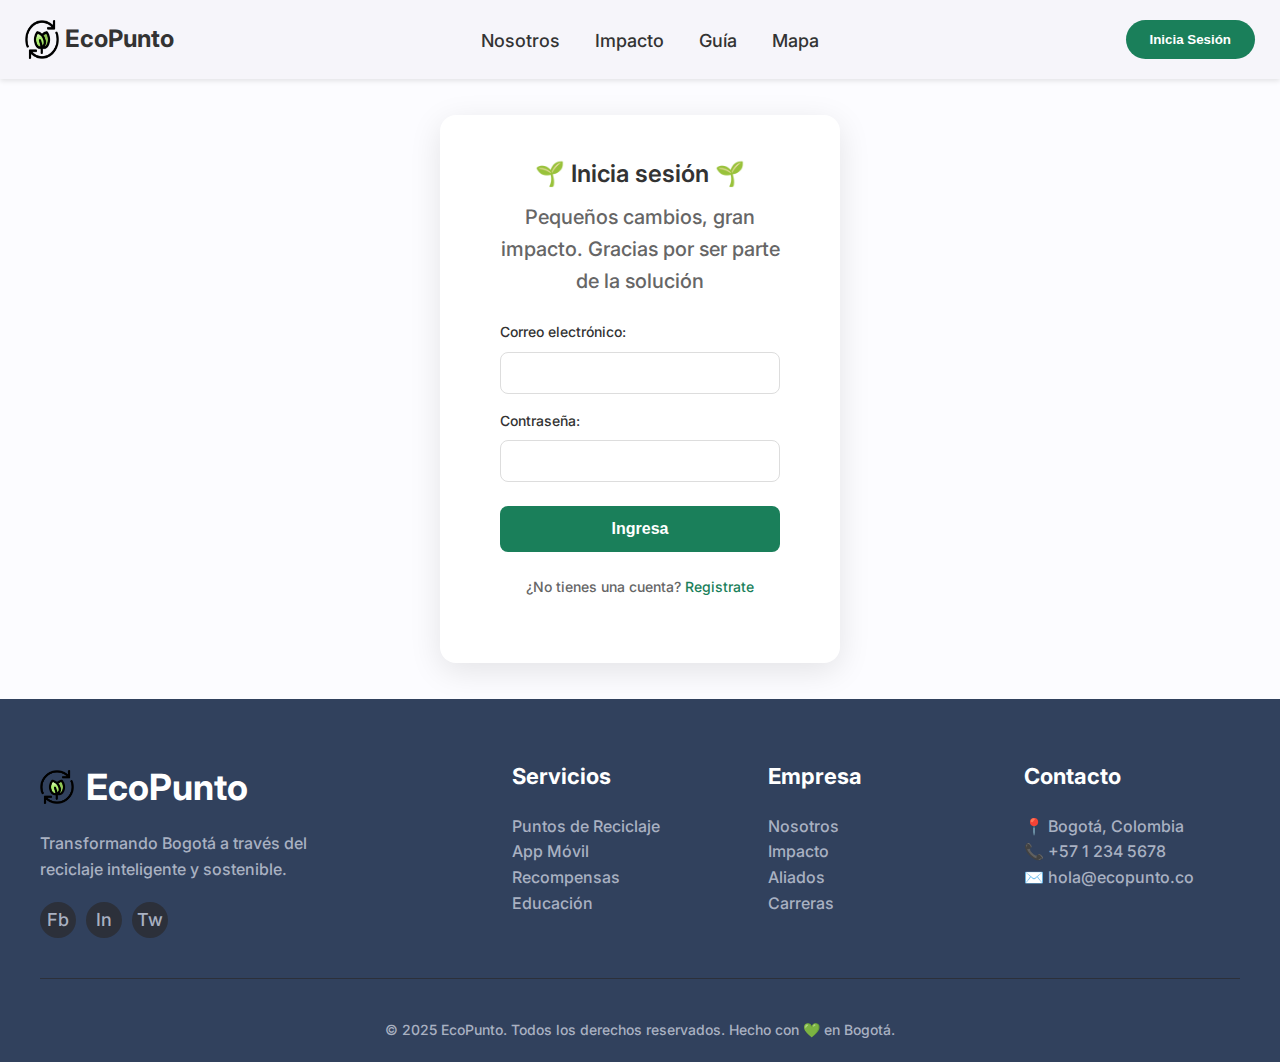
<file: pages/log-in.html>
<!DOCTYPE html>
<html lang="en">
  <head>
    <meta charset="UTF-8" />
    <meta name="viewport" content="width=device-width, initial-scale=1.0" />
    <link rel="stylesheet" href="../css/style.css" />
    <link rel="preconnect" href="https://fonts.googleapis.com" />
    <link rel="preconnect" href="https://fonts.gstatic.com" crossorigin />
    <link
      href="https://fonts.googleapis.com/css2?family=Inter:ital,opsz,wght@0,14..32,100..900;1,14..32,100..900&display=swap"
      rel="stylesheet"
    />
    <link
      rel="shortcut icon"
      href="../images/logo-ecopunto.png"
      type="image/x-icon"
    />
    <title>Inicio Sesión</title>
  </head>
  <body>
    <header>
      <nav class="navbar-login">
        <a href="index.html" class="logo">
          <img
            src="../images/logo-ecopunto.png"
            alt="Logo EcoPunto"
          />EcoPunto</a
        >
        <ul class="nav-links">
          <li><a href="../index.html#about">Nosotros</a></li>
          <li><a href="../index.html#impact">Impacto</a></li>
          <li><a href="./guia.html">Guía</a></li>
          <li><a href="./mapa.html">Mapa</a></li>
        </ul>
        <button a class="cta-button">Inicia Sesión</button>
      </nav>
    </header>
    <section class="signup-container">
      <div class="container">
        <h2>🌱 Inicia sesión 🌱</h2>
        <p>
          Pequeños cambios, gran impacto. Gracias por ser parte de la solución
        </p>
        <form class="signup-form">
          <label for="email">Correo electrónico:</label>
          <input type="email" id="email" name="email" required />

          <label for="password">Contraseña:</label>
          <input
            type="password"
            id="password"
            name="password"
            required
          /><button class="submit-button" type="submit">
            <a href="./profile.html">Ingresa</a>
          </button>
        </form>
        <p class="login-link">
          ¿No tienes una cuenta? <a href="./register.html">Registrate</a>
        </p>
      </div>
    </section>
    <footer class="footer">
      <div class="footer-content">
        <div class="footer-brand">
          <a href="../index.html" class="logo">
            <img
              src="../images/logo-ecopunto.png"
              alt="Logo EcoPunto"
            />EcoPunto</a
          >
          <p>
            Transformando Bogotá a través del reciclaje inteligente y
            sostenible.
          </p>
          <div class="social-icons">
            <a href="#">Fb</a>
            <a href="#">In</a>
            <a href="#">Tw</a>
          </div>
        </div>

        <div class="footer-links">
          <h4>Servicios</h4>
          <ul>
            <li><a href="#">Puntos de Reciclaje</a></li>
            <li><a href="#">App Móvil</a></li>
            <li><a href="#">Recompensas</a></li>
            <li><a href="#">Educación</a></li>
          </ul>
        </div>

        <div class="footer-links">
          <h4>Empresa</h4>
          <ul>
            <li><a href="#about">Nosotros</a></li>
            <li><a href="#impact">Impacto</a></li>
            <li><a href="#">Aliados</a></li>
            <li><a href="#">Carreras</a></li>
          </ul>
        </div>

        <div class="footer-contact">
          <h4>Contacto</h4>
          <ul>
            <li>📍 Bogotá, Colombia</li>
            <li><a href="tel:+5712345678">📞 +57 1 234 5678</a></li>
            <li><a href="mailto:hola@ecopunto.co">✉️ hola@ecopunto.co</a></li>
          </ul>
        </div>
      </div>
      <div class="footer-bottom">
        <p>
          © 2025 EcoPunto. Todos los derechos reservados. Hecho con 💚 en
          Bogotá.
        </p>
      </div>
    </footer>
    <script src="../js/script.js"></script>
  </body>
</html>
</file>
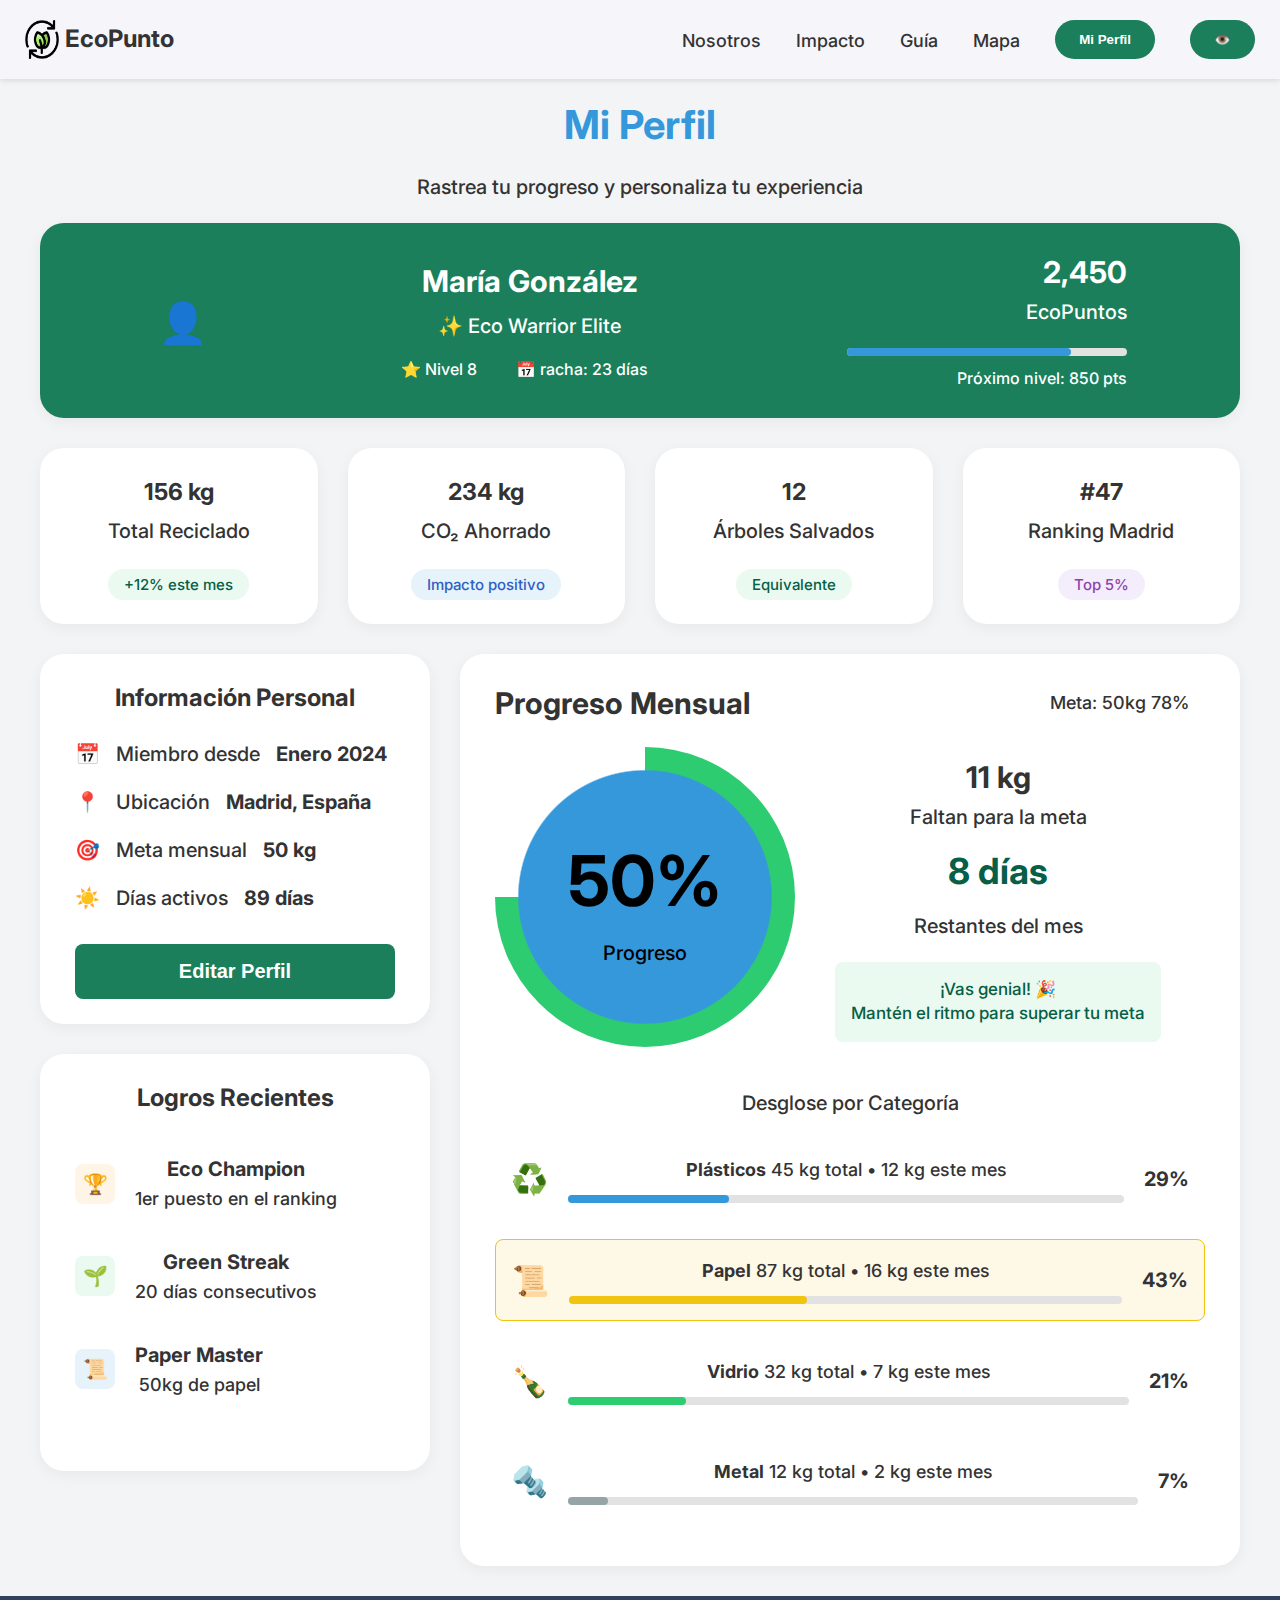
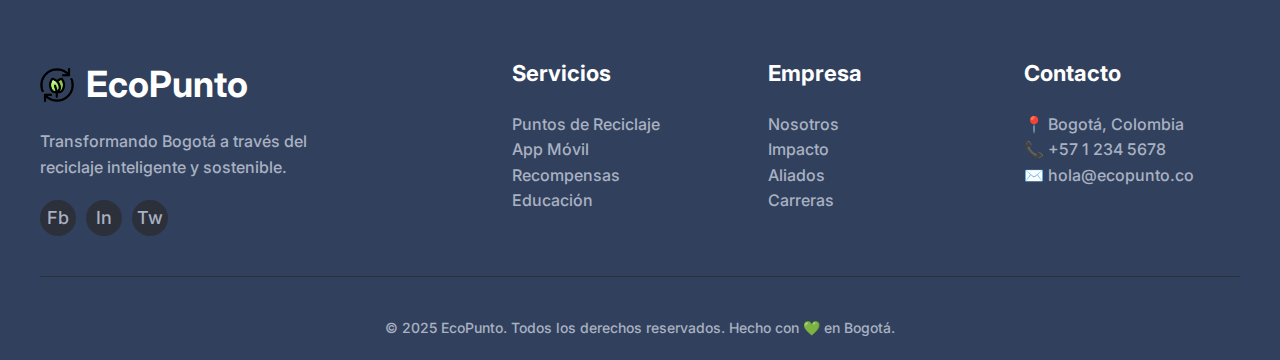
<file: pages/profile.html>
<!DOCTYPE html>
<html lang="en">
  <head>
    <meta charset="UTF-8" />
    <meta name="viewport" content="width=device-width, initial-scale=1.0" />
    <link rel="stylesheet" href="../css/style.css" />
    <link rel="preconnect" href="https://fonts.googleapis.com" />
    <link rel="preconnect" href="https://fonts.gstatic.com" crossorigin />
    <link
      href="https://fonts.googleapis.com/css2?family=Inter:ital,opsz,wght@0,14..32,100..900;1,14..32,100..900&display=swap"
      rel="stylesheet"
    />
    <link
      rel="shortcut icon"
      href="../images/logo-ecopunto.png"
      type="image/x-icon"
    />
    <title>Mi Perfil</title>
  </head>
  <body class="body-profile">
    <header>
      <nav class="navbar-login">
        <a href="../index.html" class="logo">
          <img
            src="../images/logo-ecopunto.png"
            alt="Logo EcoPunto"
          />EcoPunto</a
        >
        <button class="hamburger-menu" aria-label="Abrir menú">
          <span></span>
          <span></span>
          <span></span>
        </button>
        <ul class="nav-links">
          <li><a href="../index.html#about">Nosotros</a></li>
          <li><a href="../index.html#impact">Impacto</a></li>
          <li><a href="./guia.html">Guía</a></li>
          <li><a href="./mapa.html">Mapa</a></li>
          <a href="./profile.html"
            ><button class="cta-button">Mi Perfil</button></a
          >
          <button class="cta-button toggle-a11y style-eye">👁️</button>
        </ul>
      </nav>
    </header>
    <section class="info-profile">
      <div class="container">
        <h2 class="title-principal">Mi Perfil</h2>
        <p class="text-center">
          Rastrea tu progreso y personaliza tu experiencia
        </p>
      </div>
    </section>
    <div class="dashboard-container">
      <header class="main-header">
        <div class="user-profile card">
          <div class="avatar">
            <span>👤</span>
          </div>
          <div class="user-info">
            <h1>María González</h1>
            <p>✨ Eco Warrior Elite</p>
            <div class="user-stats">
              <span>⭐ Nivel 8</span>
              <span>📅 racha: 23 días</span>
            </div>
          </div>
          <div class="points-summary">
            <h2>2,450</h2>
            <p>EcoPuntos</p>
            <div class="progress-bar-container">
              <div class="progress-bar" style="width: 80%"></div>
            </div>
            <span>Próximo nivel: 850 pts</span>
          </div>
        </div>
      </header>

      <section class="stats-overview">
        <div class="stat-card card card-profile">
          <h3>156 kg</h3>
          <p>Total Reciclado</p>
          <span class="badge green">+12% este mes</span>
        </div>
        <div class="stat-card card card-profile">
          <h3>234 kg</h3>
          <p>CO₂ Ahorrado</p>
          <span class="badge blue">Impacto positivo</span>
        </div>
        <div class="stat-card card card-profile">
          <h3>12</h3>
          <p>Árboles Salvados</p>
          <span class="badge green">Equivalente</span>
        </div>
        <div class="stat-card card card-profile">
          <h3>#47</h3>
          <p>Ranking Madrid</p>
          <span class="badge purple">Top 5%</span>
        </div>
      </section>

      <main class="main-content">
        <aside class="left-column">
          <section class="personal-info card card-profile">
            <h2>Información Personal</h2>
            <ul>
              <li><span>📅</span> Miembro desde <strong>Enero 2024</strong></li>
              <li><span>📍</span> Ubicación <strong>Madrid, España</strong></li>
              <li><span>🎯</span> Meta mensual <strong>50 kg</strong></li>
              <li><span>☀️</span> Días activos <strong>89 días</strong></li>
            </ul>
            <button class="btn btn-primary">Editar Perfil</button>
          </section>

          <section class="recent-logs card card-profile">
            <h2>Logros Recientes</h2>
            <ul>
              <li>
                <div class="log-icon gold">🏆</div>
                <div class="log-details">
                  <strong>Eco Champion</strong>
                  <p>1er puesto en el ranking</p>
                </div>
              </li>
              <li>
                <div class="log-icon green">🌱</div>
                <div class="log-details">
                  <strong>Green Streak</strong>
                  <p>20 días consecutivos</p>
                </div>
              </li>
              <li>
                <div class="log-icon blue">📜</div>
                <div class="log-details">
                  <strong>Paper Master</strong>
                  <p>50kg de papel</p>
                </div>
              </li>
            </ul>
          </section>
        </aside>

        <section class="right-column">
          <div class="monthly-progress card card-profile">
            <div class="progress-header">
              <h2>Progreso Mensual</h2>
              <div class="meta-info">
                <span>Meta: 50kg</span>
                <span>78%</span>
              </div>
            </div>

            <div class="progress-details">
              <div class="progress-container">
                <div class="progress-circle-profile">
                  <div class="progress-text text-white">
                    <span class="percentage">50%</span>
                    <span>Progreso</span>
                  </div>
                </div>
              </div>
              <div class="remaining-info">
                <strong>11 kg</strong>
                <p>Faltan para la meta</p>
                <span>8 días</span>
                <p>Restantes del mes</p>
                <div class="motivation-quote">
                  ¡Vas genial! 🎉<br />
                  Mantén el ritmo para superar tu meta
                </div>
              </div>
            </div>

            <h4>Desglose por Categoría</h4>
            <div class="category-breakdown">
              <div class="category">
                <span class="icon">♻️</span>
                <div class="category-info">
                  <p><strong>Plásticos</strong> 45 kg total • 12 kg este mes</p>
                  <div class="category-progress-bar">
                    <div style="width: 29%; background: #3498db"></div>
                  </div>
                </div>
                <span>29%</span>
              </div>
              <div class="category highlight">
                <span class="icon">📜</span>
                <div class="category-info">
                  <p><strong>Papel</strong> 87 kg total • 16 kg este mes</p>
                  <div class="category-progress-bar">
                    <div style="width: 43%; background: #f1c40f"></div>
                  </div>
                </div>
                <span>43%</span>
              </div>
              <div class="category">
                <span class="icon">🍾</span>
                <div class="category-info">
                  <p><strong>Vidrio</strong> 32 kg total • 7 kg este mes</p>
                  <div class="category-progress-bar">
                    <div style="width: 21%; background: #2ecc71"></div>
                  </div>
                </div>
                <span>21%</span>
              </div>
              <div class="category">
                <span class="icon">🔩</span>
                <div class="category-info">
                  <p><strong>Metal</strong> 12 kg total • 2 kg este mes</p>
                  <div class="category-progress-bar">
                    <div style="width: 7%; background: #95a5a6"></div>
                  </div>
                </div>
                <span>7%</span>
              </div>
            </div>
          </div>
        </section>
      </main>
    </div>
    <footer class="footer">
      <div class="footer-content">
        <div class="footer-brand">
          <a href="../index.html" class="logo">
            <img
              src="../images/logo-ecopunto.png"
              alt="Logo EcoPunto"
            />EcoPunto</a
          >
          <p>
            Transformando Bogotá a través del reciclaje inteligente y
            sostenible.
          </p>
          <div class="social-icons">
            <a href="#">Fb</a>
            <a href="#">In</a>
            <a href="#">Tw</a>
          </div>
        </div>

        <div class="footer-links">
          <h4>Servicios</h4>
          <ul>
            <li><a href="#">Puntos de Reciclaje</a></li>
            <li><a href="#">App Móvil</a></li>
            <li><a href="#">Recompensas</a></li>
            <li><a href="#">Educación</a></li>
          </ul>
        </div>

        <div class="footer-links">
          <h4>Empresa</h4>
          <ul>
            <li><a href="#about">Nosotros</a></li>
            <li><a href="#impact">Impacto</a></li>
            <li><a href="#">Aliados</a></li>
            <li><a href="#">Carreras</a></li>
          </ul>
        </div>

        <div class="footer-contact">
          <h4>Contacto</h4>
          <ul>
            <li>📍 Bogotá, Colombia</li>
            <li><a href="tel:+5712345678">📞 +57 1 234 5678</a></li>
            <li><a href="mailto:hola@ecopunto.co">✉️ hola@ecopunto.co</a></li>
          </ul>
        </div>
      </div>
      <div class="footer-bottom">
        <p>
          © 2025 EcoPunto. Todos los derechos reservados. Hecho con 💚 en
          Bogotá.
        </p>
      </div>
    </footer>
    <script src="../js/script.js"></script>
  </body>
</html>
</file>
<file: style.css>
:root {
  --primary-green: #2ecc71;
  --dark-green: #065f46;
  --text-dark: #333;
  --text-light: #fff;
  --background-light: #f9fafb;
  --border-color: #e5e7eb;
  --blue-button: #3498db;
  --black-bin-color: #222;
  --green-bin-color: #16a34a;

  --progress-value: 75%;
  --gradient-start: #1faa59;
  --gradient-end: #2d60c3;
  --gradient-mid: #26848e;

  --light-gray: #f0f2f5;
  --text-light-gray: #666;
  --border-color: #ddd;
  --white: #fff;

  --color-primary-green: #2ecc71;
  --color-dark-green: #27ae60;
  --color-gradient-start: #34d399;
  --color-gradient-end: #10b981;
  --color-background: #f3f4f6;
  --color-card-bg: #ffffff;
  --color-text-primary: #1f2937;
  --color-text-secondary: #6b7280;
  --color-border: #e5e7eb;
  --color-blue: #3b82f6;
  --color-purple: #8b5cf6;

  --font-family: 'Inter', sans-serif;
  --border-radius: 16px;
  --card-shadow: 0 4px 6px -1px rgba(0, 0, 0, 0.1),
    0 2px 4px -2px rgba(0, 0, 0, 0.1);
}

* {
  box-sizing: border-box;
  margin: 0;
  padding: 0;
}
html {
  font-family: 'Inter', sans-serif;
  font-weight: 500;
  font-optical-sizing: auto;
  font-style: normal;
  font-size: 20px;
}

body {
  font-family: 'Inter', sans-serif;
  color: var(--text-dark);
  line-height: 1.6;
  background-color: #fcfcff;
}

.container {
  max-width: 1100px;
  margin: 0 auto;
  padding: 0 20px;
}

a {
  text-decoration: none;
}
.text-center {
  text-align: center;
}
.navbar {
  display: flex;
  justify-content: space-between;
  align-items: center;
  background-color: #f6f5fa;
  padding: 20px 25px;
  box-shadow: 0 2px 5px rgba(0, 0, 0, 0.1);
  position: fixed;
  top: 0;
  left: 0;
  width: 100%;
  z-index: 1000;
}
.logo {
  display: flex;
  gap: 6px;
  color: var(--text-dark);
  text-align: center;
  font-weight: bold;
  img {
    width: 34px;
  }
}
.nav-links {
  display: flex;
  list-style: none;
  margin: 0;
  padding: 0;
  gap: 35px;
  align-items: center;
}

.nav-links a {
  color: var(--text-dark);
  font-size: 18px;
}

.nav-links a:hover {
  color: var(--primary-green);
}

.cta-button {
  border: none;
  color: white;
  font-weight: bold;
  padding: 12px 24px;
  border-radius: 30px;
  cursor: pointer;
  background: var(--primary-green);
  transition: all ease-in-out 0.3s;
}
/* HERO */
.hero-section {
  display: flex;
  justify-content: center;
  align-items: center;
  height: 100vh;
  color: white;
  text-align: center;
  background: linear-gradient(rgba(0, 0, 0, 0.4), rgba(0, 0, 0, 0.4)),
    url('./images/hero.jpg') no-repeat center center/cover;
  margin-bottom: 4rem;
}
.hero-content {
  max-width: 700px;
  padding: 20px;
}

.hero-content h1 {
  font-size: 3.5rem;
  margin-bottom: 15px;
  line-height: 4rem;
}

.hero-content p {
  font-size: 1rem;
  margin-bottom: 30px;
}

.search-bar {
  display: flex;
  background-color: white;
  border-radius: 50px;
  padding: 5px;
}

.search-bar input {
  flex-grow: 1;
  border: none;
  background: transparent;
  outline: none;
  padding: 15px 20px;
  font-size: 1rem;
}

.search-bar button {
  border: none;
  background-color: var(--primary-green);
  color: white;
  font-weight: bold;
  padding: 0 30px;
  border-radius: 50px;
  cursor: pointer;
  transition: all ease-in-out 0.3s;
}
.search-bar button:hover,
.cta-button:hover {
  background-color: var(--green-bin-color);
}

.cards {
  display: grid;
  grid-template-columns: repeat(auto-fit, minmax(280px, 1fr));
  gap: 24px;
  margin-bottom: 4rem;
  padding: 0 20px;
}
.card {
  padding: 25px 35px;
  border-radius: 24px;
  text-align: center;
  box-shadow: 0 4px 15px rgba(0, 0, 0, 0.05);
  transition: all ease-in-out 0.3s;
}
.card-icon {
  font-size: 2rem;
}
.green {
  background-color: #e2fdeb;
  h4 {
    color: var(--dark-green);
  }
}
.blue {
  background-color: #e3eeff;
  h4 {
    color: var(--blue-button);
  }
}
.yellow {
  background-color: #fef9c3;
  h4 {
    color: #f39c12;
  }
}
.purple {
  background-color: #e4d7f2;
  h4 {
    color: purple;
  }
}
.card:hover {
  box-shadow: 0px 8px 20px -3px rgba(0, 0, 0, 0.37);
  -webkit-box-shadow: 0px 8px 20px -3px rgba(0, 0, 0, 0.37);
  -moz-box-shadow: 0px 8px 20px -3px rgba(0, 0, 0, 0.37);
}
.title-principal {
  text-align: center;
  font-size: 2rem;
  font-weight: 700;
  color: linear-gradient(90deg, #1faa59, #2d60c3);
  color: #3498db;
  padding: 20px;
}
.about-info {
  display: grid;
  grid-template-columns: repeat(auto-fit, minmax(280px, 1fr));
  align-items: center;
  margin-bottom: 3rem;
}
.about {
  background-color: #f3f4f6;
  padding: 2rem;
}
.about p {
  margin-bottom: 2rem;
}
.about-img {
  width: 350px;
}

/* IMPACT */
.impact-section {
  width: 100%;
  padding: 50px;
  background: linear-gradient(
    90deg,
    var(--gradient-start),
    var(--gradient-end)
  );
  color: white;
  box-sizing: border-box;
}

.impact-header {
  text-align: center;
  margin-bottom: 50px;
}
.impact-header h2 {
  font-size: 2rem;
  margin: 0 0 10px;
}

.impact-header p {
  margin: 0;
  opacity: 0.9;
}
.impact-body {
  display: flex;
  justify-content: space-around;
}

.stats-container {
  display: flex;
  flex-direction: column;
  gap: 30px;
}

.stat-item {
  display: flex;
  align-items: center;
  gap: 20px;
}

.stat-item .icon-impact {
  font-size: 1.5rem;
  background-color: rgba(255, 255, 255, 0.15);
  width: 50px;
  height: 50px;
  border-radius: 50%;
  display: flex;
  justify-content: center;
  align-items: center;
  flex-shrink: 0;
}

.stat-item h3 {
  font-size: 1.2rem;
  margin: 0;
  font-weight: 600;
}

.stat-item p {
  font-size: 0.9rem;
  margin: 0;
  opacity: 0.8;
}

.progress-container {
  display: flex;
  justify-content: center;
  align-items: center;
}

.progress-circle {
  width: 300px;
  height: 300px;
  border-radius: 50%;
  display: grid;
  place-items: center;
  background: radial-gradient(
      closest-side,
      var(--gradient-mid) 84%,
      transparent 85%
    ),
    conic-gradient(white var(--progress-value), #ffffff40 0);
}

.progress-text {
  text-align: center;
}

.progress-text .percentage {
  display: block;
  font-size: 3.5rem;
  font-weight: bold;
}

/* --- Media Query para Responsividad --- */
@media (max-width: 768px) {
  .impact-body {
    grid-template-columns: 1fr;
  }
  .stats-container {
    order: 2;
  }
  .progress-container {
    order: 1;
    margin-bottom: 40px;
  }
}

/*FOOTER*/
.footer {
  background-color: #31415d;
  color: #a9b1c2;
  padding: 60px 40px 20px;
  font-size: 16px;
}

.footer-content {
  display: grid;
  grid-template-columns: 2fr repeat(3, 1fr);
  gap: 40px;
  max-width: 1200px;
  margin: 0 auto 40px;
  padding-bottom: 40px;
  border-bottom: 1px solid #2c303a;
}

.footer-brand .logo {
  display: flex;
  align-items: center;
  gap: 12px;
  font-size: 1.8rem;
  color: #ffffff;
  margin-bottom: 15px;
}

.footer-brand .logo-icon {
  display: grid;
  place-items: center;
  width: 40px;
  height: 40px;
  background: linear-gradient(135deg, #2e7d32, #66bb6a);
  border-radius: 50%;
  font-style: normal;
}

.footer-brand p {
  line-height: 1.6;
  max-width: 300px;
}

.social-icons {
  display: flex;
  gap: 10px;
  margin-top: 20px;
}

.social-icons a {
  display: grid;
  place-items: center;
  width: 36px;
  height: 36px;
  background-color: #2c303a;
  border-radius: 50%;
  text-decoration: none;
  color: #a9b1c2;
  font-size: 0.9rem;
  transition: background-color 0.2s;
}

.social-icons a:hover {
  background-color: #4a4e5a;
}

.footer h4 {
  color: #ffffff;
  font-size: 1.1rem;
  margin-bottom: 20px;
}

.footer-links ul,
.footer-contact ul {
  list-style: none;
  padding: 0;
  margin: 0;
  display: flex;
  flex-direction: column;
}

.footer-links a,
.footer-contact a {
  color: inherit;
  text-decoration: none;
  transition: color 0.2s;
}

.footer-links a:hover,
.footer-contact a:hover {
  color: #ffffff;
}

.footer-contact li {
  display: flex;
  align-items: center;
  gap: 10px;
}

.footer-bottom {
  text-align: center;
  font-size: 14px;
}

/* --- Media Query para Responsividad --- */
@media (max-width: 820px) {
  .footer-content {
    grid-template-columns: repeat(2, 1fr);
  }
}

@media (max-width: 500px) {
  .footer-content {
    grid-template-columns: 1fr;
    text-align: center;
  }
  .footer-brand .logo,
  .social-icons {
    justify-content: center;
  }
  .footer-brand p {
    margin-left: auto;
    margin-right: auto;
  }
}
/* GUIA */
.hero-guia {
  display: flex;
  justify-content: center;
  align-items: center;
  height: 60vh;
  color: white;
  text-align: center;
  background: linear-gradient(rgba(0, 0, 0, 0.4), rgba(0, 0, 0, 0.4)),
    url('./images/header-guia.jpg') no-repeat center center/cover;
  margin: 80px 0 0 0;
}
.info-guia {
  display: grid;
  grid-template-columns: repeat(auto-fit, minmax(280px, 1fr));
  align-items: center;
  margin: 3rem 0;
  padding: 10px;
  background-color: #ebe5e5;
  border-radius: 50px 0 50px 0;
  box-shadow: 0 4px 15px rgba(0, 0, 0, 0.05);
  transition: all ease-in-out 0.3s;
}
.info-img {
  width: 250px;
}
.green-guia {
  background-color: #acebc3;
}
.blue-guia {
  background-color: #a9d9fa;
}
.red-guia {
  background-color: #ffd8d8;
}
.info-guia:hover {
  box-shadow: 0px 8px 20px -3px rgba(0, 0, 0, 0.37);
  -webkit-box-shadow: 0px 8px 20px -3px rgba(0, 0, 0, 0.37);
  -moz-box-shadow: 0px 8px 20px -3px rgba(0, 0, 0, 0.37);
}
/* MAPA */
.hero-map {
  display: flex;
  justify-content: center;
  align-items: center;
  height: 60vh;
  color: white;
  text-align: center;
  background: linear-gradient(rgba(0, 0, 0, 0.4), rgba(0, 0, 0, 0.4)),
    url('./images/hero-map.jpg') no-repeat center center/cover;
  margin: 80px 0 0 0;
}
.maps-section {
  padding: 2rem 0;
}
#map {
  width: 100%;
  height: 650px;
  background-color: var(--border-color);
  border-radius: 10px;
}

.features {
  padding: 2rem 0;
  color: white;
  background: linear-gradient(
    90deg,
    var(--gradient-start),
    var(--gradient-end)
  );
}

.features-grid {
  display: grid;
  grid-template-columns: repeat(auto-fit, minmax(300px, 1fr));
  gap: 2rem;
  margin-top: 2rem;
}

.feature-card {
  background: rgba(255, 255, 255, 0.1);
  backdrop-filter: blur(10px);
  padding: 2rem;
  border-radius: 15px;
  text-align: center;
  transition: transform 0.3s ease;
}

.feature-card:hover {
  transform: translateY(-5px);
}

.feature-icon {
  font-size: 3rem;
  margin-bottom: 1rem;
}

.feature-card h3 {
  margin-bottom: 1rem;
  color: white;
}
/* REGISTER */
.signup-container {
  background-color: var(--white);
  padding: 40px;
  border-radius: 16px;
  box-shadow: 0 8px 32px rgba(0, 0, 0, 0.1);
  max-width: 400px;
  width: 100%;
  text-align: center;
  margin: 1.8rem auto;
}

.signup-container h2 {
  color: var(--text-dark);
  font-size: 24px;
  font-weight: 600;
  margin-bottom: 8px;
}

.signup-container p {
  color: var(--text-light-gray);
  margin-bottom: 24px;
}

.signup-form {
  display: flex;
  flex-direction: column;
  text-align: left;
}

.signup-form label {
  color: var(--text-dark);
  margin-bottom: 8px;
  font-size: 14px;
}

.signup-form input {
  width: 100%;
  padding: 12px;
  border: 1px solid var(--border-color);
  border-radius: 8px;
  margin-bottom: 16px;
  font-size: 14px;
  transition: border-color 0.3s;
}

.signup-form input:focus {
  outline: none;
  border-color: var(--primary-green);
}

.signup-form button {
  background-color: var(--primary-green);
  color: var(--white);
  border: none;
  padding: 14px;
  border-radius: 8px;
  font-size: 16px;
  font-weight: 500;
  cursor: pointer;
  transition: background-color 0.3s;
  margin-top: 8px;
}

.signup-form button:hover {
  background-color: #5da43c;
}

.login-link {
  margin-top: 24px;
  font-size: 14px;
  color: var(--text-dark);
}

.login-link a {
  color: var(--primary-green);
  text-decoration: none;
  font-weight: 500;
}

.login-link a:hover {
  text-decoration: underline;
}

.navbar-login {
  display: flex;
  justify-content: space-between;
  align-items: center;
  background-color: #f6f5fa;
  padding: 20px 25px;
  box-shadow: 0 2px 5px rgba(0, 0, 0, 0.1);
  top: 0;
  left: 0;
  width: 100%;
  z-index: 1000;
}

/* PROFILE */
.dashboard-container {
  max-width: 1200px;
  margin: 0 auto;
  display: grid;
  gap: 1.5rem;
  grid-template-areas:
    'header header'
    'stats stats'
    'main main'
    'footer footer';
}
.main-header {
  grid-area: header;
  display: flex;
  gap: 1.5rem;
  align-items: stretch;
}

.user-profile {
  display: flex;
  align-items: center;
  justify-content: space-around;
  gap: 1rem;
  flex-grow: 1;
  background-color: var(--primary-green);
  color: var(--white);
  margin-top: 1rem;
}

.avatar {
  background-color: var(--primary-green);
  color: white;
  width: 60px;
  height: 60px;
  border-radius: 50%;
  display: grid;
  place-items: center;
  font-size: 2rem;
}

.user-info h1 {
  font-size: 1.5rem;
  margin-bottom: 0.25rem;
}

.user-info p {
  color: var(--dark-grey);
  margin-bottom: 0.5rem;
}

.user-stats span {
  font-size: 0.8rem;
  background: var(--medium-grey);
  padding: 0.2rem 0.6rem;
  border-radius: 20px;
  margin-right: 0.5rem;
}

.points-summary {
  min-width: 280px;
  text-align: right;
}

.points-summary h2 {
  color: var(--dark-green);
}
.points-summary p {
  margin-bottom: 1rem;
}
.points-summary .progress-bar-container {
  background: rgb(226, 226, 226);
  border-radius: 20px;
  height: 8px;
  margin-bottom: 0.25rem;
}
.points-summary .progress-bar {
  background: var(--blue-button);
  height: 100%;
  border-radius: 20px;
}
.points-summary span {
  font-size: 0.8rem;
  color: var(--dark-grey);
}

.stats-overview {
  grid-area: stats;
  display: grid;
  grid-template-columns: repeat(4, 1fr);
  gap: 1.5rem;
}

.stat-card {
  text-align: center;
}

.stat-card h3 {
  margin-bottom: 0.25rem;
}

.stat-card p {
  color: var(--dark-grey);
  margin-bottom: 1rem;
}

.badge {
  font-size: 0.75rem;
  padding: 0.3rem 0.8rem;
  border-radius: 20px;
  font-weight: 500;
}
.badge.green {
  background-color: #eafaf1;
  color: var(--dark-green);
}
.badge.blue {
  background-color: #e6f3fb;
  color: #3498db;
}
.badge.purple {
  background-color: #f4eefc;
  color: #8e44ad;
}

.main-content {
  grid-area: main;
  display: flex;
  gap: 1.5rem;
  align-items: flex-start;
}

.left-column {
  flex: 1;
  display: flex;
  flex-direction: column;
  gap: 1.5rem;
}

.right-column {
  flex: 2;
}
.personal-info h2,
.recent-logs h2 {
  margin-bottom: 1rem;
  font-size: 1.2rem;
}

.personal-info ul,
.recent-logs ul {
  list-style: none;
  margin-bottom: 1.5rem;
}
.personal-info li {
  display: flex;
  align-items: center;
  gap: 0.8rem;
  margin-bottom: 0.8rem;
}

.recent-logs li {
  display: flex;
  align-items: center;
  gap: 1rem;
  padding: 0.8rem 0;
  border-bottom: 1px solid var(--medium-grey);
}
.recent-logs li:last-child {
  border-bottom: none;
}

.log-icon {
  width: 40px;
  height: 40px;
  border-radius: 8px;
  display: grid;
  place-items: center;
}
.log-icon.gold {
  background: #fef5e7;
}
.log-icon.green {
  background: #eafaf1;
}
.log-icon.blue {
  background: #e6f3fb;
}

.log-details p {
  font-size: 0.9rem;
  color: var(--dark-grey);
}

.btn {
  width: 100%;
  padding: 0.8rem;
  border: none;
  border-radius: 8px;
  font-size: 1rem;
  font-weight: 700;
  cursor: pointer;
  transition: background-color 0.2s;
}
.btn-primary {
  background-color: var(--primary-green);
  color: white;
}
.btn-primary:hover {
  background-color: var(--dark-green);
}
.btn-secondary {
  background-color: var(--medium-grey);
  color: var(--text-color);
}
.btn-secondary:hover {
  background-color: #bdc3c7;
}

/* --- Columna Derecha (Progreso Mensual) --- */
.monthly-progress .progress-header {
  display: flex;
  justify-content: space-between;
  align-items: center;
  margin-bottom: 1rem;
}
.monthly-progress .meta-info {
  font-size: 0.9rem;
  background: var(--medium-grey);
  padding: 0.4rem 0.8rem;
  border-radius: 8px;
}
.monthly-progress .progress-details {
  display: flex;
  align-items: center;
  gap: 2rem;
  margin-bottom: 2rem;
}
.circular-progress {
  width: 150px;
  height: 150px;
  border-radius: 50%;
  display: grid;
  place-items: center;
  background: conic-gradient(
    var(--primary-green) calc(var(--progress) * 3.6),
    var(--medium-grey) 0deg
  );
}
.inner-circle {
  width: 120px;
  height: 120px;
  background: white;
  border-radius: 50%;
  display: flex;
  flex-direction: column;
  justify-content: center;
  align-items: center;
  text-align: center;
}
.inner-circle strong {
  font-size: 2rem;
}
.inner-circle span {
  font-size: 0.9rem;
  color: var(--dark-grey);
}

.remaining-info strong {
  font-size: 1.5rem;
}
.remaining-info p {
  color: var(--dark-grey);
}
.remaining-info span {
  font-size: 1.8rem;
  font-weight: 700;
  color: var(--dark-green);
  display: block;
  margin: 0.5rem 0;
}
.motivation-quote {
  background: #eafaf1;
  padding: 0.8rem;
  border-radius: 8px;
  font-size: 0.85rem;
  line-height: 1.4;
  color: var(--dark-green);
  margin-top: 1rem;
}

.monthly-progress h4 {
  margin-bottom: 1rem;
  font-size: 1rem;
  font-weight: 500;
}
.category {
  display: flex;
  align-items: center;
  gap: 1rem;
  margin-bottom: 1rem;
  padding: 0.8rem;
  border-radius: 8px;
}
.category.highlight {
  background-color: #fef8e7;
  border: 1px solid #f1c40f;
}
.category .icon {
  font-size: 1.5rem;
}
.category-info {
  flex-grow: 1;
}
.category-info p {
  font-size: 0.9rem;
  margin-bottom: 0.5rem;
}
.category-progress-bar {
  height: 8px;
  background: rgb(226, 226, 226);
  border-radius: 20px;
}
.category-progress-bar div {
  height: 100%;
  border-radius: 20px;
}
.category > span {
  font-weight: 700;
}
.card-profile {
  background-color: var(--white);
}
.body-profile {
  background-color: #f3f4f6;
}
.progress-circle-profile {
  width: 300px;
  height: 300px;
  border-radius: 50%;
  display: grid;
  place-items: center;
  background: radial-gradient(
      closest-side,
      var(--blue-button) 84%,
      transparent 85%
    ),
    conic-gradient(#2ecc71 var(--progress-value), #ffffff40 0);
}
.text-white {
  color: white;
}

/* Estilos para el botón de hamburguesa */
.hamburger-menu {
  display: none; /* Oculto en pantallas grandes */
  background: transparent;
  border: none;
  cursor: pointer;
  padding: 0;
}

.hamburger-menu span {
  display: block;
  width: 25px;
  height: 3px;
  background-color: rgb(35, 109, 79);
  margin: 5px 0;
  transition: all 0.3s ease-in-out;
}

/* Media Query para pantallas pequeñas (móviles) */
@media (max-width: 768px) {
  .hamburger-menu {
    display: block;
  }

  .nav-links {
    display: none;
    width: 100%;
    background-color: #eeeeeefc;
    position: absolute;
    top: 60px;
    left: 0;
    text-align: center;
  }
  .nav-links li {
    padding: 4px;
  }

  .nav-links.active {
    display: block;
    padding: 20px;
  }

  .nav-links ul {
    flex-direction: column;
  }
}
.submit-button a {
  color: white;
  font-weight: bold;
}
</file>
<file: css/style.css>
:root {
  --primary-green: #1a7f5a;
  --dark-green: #065f46;
  --text-dark: #333;
  --text-light: #fff;
  --background-light: #f9fafb;
  --border-color: #e5e7eb;
  --blue-button: #3498db;
  --black-bin-color: #222;
  --green-bin-color: #16a34a;

  --progress-value: 75%;
  --gradient-start: #1faa59;
  --gradient-end: #2d60c3;
  --gradient-mid: #26848e;

  --light-gray: #f0f2f5;
  --text-light-gray: #666;
  --border-color: #ddd;
  --white: #fff;

  --color-primary-green: #2ecc71;
  --color-dark-green: #27ae60;
  --color-gradient-start: #34d399;
  --color-gradient-end: #10b981;
  --color-background: #f3f4f6;
  --color-card-bg: #ffffff;
  --color-text-primary: #1f2937;
  --color-text-secondary: #6b7280;
  --color-border: #e5e7eb;
  --color-blue: #3b82f6;
  --color-purple: #8b5cf6;

  --font-family: 'Inter', sans-serif;
  --border-radius: 16px;
  --card-shadow: 0 4px 6px -1px rgba(0, 0, 0, 0.1),
    0 2px 4px -2px rgba(0, 0, 0, 0.1);
}

* {
  box-sizing: border-box;
  margin: 0;
  padding: 0;
}
html {
  font-family: 'Inter', sans-serif;
  font-weight: 500;
  font-optical-sizing: auto;
  font-style: normal;
  font-size: 20px;
}

body {
  font-family: 'Inter', sans-serif;
  color: var(--text-dark);
  line-height: 1.6;
  background-color: #fcfcff;
}

a {
  text-decoration: none;
}

img {
  max-width: 100%;
}

.container {
  max-width: 1100px;
  margin: 0 auto;
  padding: 0 20px;
}

.text-center {
  text-align: center;
}
.navbar {
  display: flex;
  justify-content: space-between;
  align-items: center;
  background-color: #f6f5fa;
  padding: 20px 25px;
  box-shadow: 0 2px 5px rgba(0, 0, 0, 0.1);
  position: fixed;
  top: 0;
  left: 0;
  width: 100%;
  z-index: 1000;
}
.logo {
  display: flex;
  gap: 6px;
  color: var(--text-dark);
  text-align: center;
  font-weight: bold;
  img {
    width: 34px;
  }
  font-size: 24px;
}
.nav-links {
  display: flex;
  list-style: none;
  margin: 0;
  padding: 0;
  gap: 35px;
  align-items: center;
}

.nav-links a {
  color: var(--text-dark);
  font-size: 18px;
}

.nav-links a:hover {
  color: var(--primary-green);
}

.cta-button {
  border: none;
  color: white;
  font-weight: bold;
  padding: 12px 24px;
  border-radius: 30px;
  cursor: pointer;
  background: var(--primary-green);
  transition: all ease-in-out 0.3s;
}
/* HERO */
.hero-section {
  display: flex;
  justify-content: center;
  align-items: center;
  height: 100vh;
  color: white;
  text-align: center;
  background: linear-gradient(rgba(0, 0, 0, 0.4), rgba(0, 0, 0, 0.4)),
    url('../images/hero.jpg') no-repeat center center/cover;
  margin-bottom: 4rem;
}
.hero-content {
  max-width: 100%;
  padding: 0;
}

@media (min-width: 768px) {
  .hero-content {
    max-width: 700px;
    padding: 20px;
  }
}

.hero-content h1 {
  font-size: 3.5rem;
  margin-bottom: 15px;
  line-height: 4rem;
}

.hero-content p {
  font-size: 1rem;
  margin-bottom: 30px;
}

.search-bar {
  display: flex;
  background-color: white;
  border-radius: 50px;
  margin: 0 auto;
  padding: 5px;
  width: 90%;
}

.search-bar input {
  flex-grow: 1;
  border: none;
  background: transparent;
  outline: none;
  padding: 15px 20px;
  font-size: 1rem;
}

.search-bar button {
  border: none;
  background-color: var(--primary-green);
  color: white;
  font-weight: bold;
  padding: 0 4px;
  border-radius: 50px;
  cursor: pointer;
  transition: all ease-in-out 0.3s;
}
@media (min-width: 768px) {
  .search-bar button {
    padding: 0 30px;
  }
}

.search-bar button:hover,
.cta-button:hover {
  background-color: var(--green-bin-color);
}

.cards {
  display: grid;
  grid-template-columns: repeat(auto-fit, minmax(280px, 1fr));
  gap: 24px;
  margin-bottom: 4rem;
  padding: 0 20px;
}
.card {
  padding: 25px 35px;
  border-radius: 24px;
  text-align: center;
  box-shadow: 0 4px 15px rgba(0, 0, 0, 0.05);
  transition: all ease-in-out 0.3s;
}
.card-icon {
  font-size: 2rem;
}
.green {
  background-color: #e2fdeb;
  h4 {
    color: var(--dark-green);
  }
}
.blue {
  background-color: #e3eeff;
  h4 {
    color: var(--blue-button);
  }
}
.yellow {
  background-color: #fef9c3;
  h4 {
    color: #f39c12;
  }
}
.purple {
  background-color: #e4d7f2;
  h4 {
    color: purple;
  }
}
.card:hover {
  box-shadow: 0px 8px 20px -3px rgba(0, 0, 0, 0.37);
  -webkit-box-shadow: 0px 8px 20px -3px rgba(0, 0, 0, 0.37);
  -moz-box-shadow: 0px 8px 20px -3px rgba(0, 0, 0, 0.37);
}
.title-principal {
  text-align: center;
  line-height: 1.3em;
  font-size: 1.6rem;
  font-weight: 700;
  color: #3498db;
  padding: 20px 0;
}

@media (min-width: 768px) {
  .title-principal {
    padding: 20px;
    font-size: 2rem;
  }
}

.about-info {
  align-items: center;
  margin-bottom: 3rem;
  gap: 24px;
}
@media (min-width: 768px) {
  .about-info {
    display: grid;
    grid-template-columns: repeat(auto-fit, minmax(280px, 1fr));
    gap: 0;
  }
}

.about {
  background-color: #f3f4f6;
  padding: 2rem;
}
.about p {
  margin-bottom: 2rem;
}
.about-img {
  width: 350px;
}

/* IMPACT */
.impact-section {
  width: 100%;
  padding: 50px;
  background: linear-gradient(
    90deg,
    var(--gradient-start),
    var(--gradient-end)
  );
  color: white;
  box-sizing: border-box;
}

.impact-header {
  text-align: center;
  margin-bottom: 50px;
}
.impact-header h2 {
  font-size: 2rem;
  margin: 0 0 10px;
}

.impact-header p {
  margin: 0;
  opacity: 0.9;
}
.impact-body {
  display: flex;
  flex-direction: column;
  justify-content: space-around;
}

@media (min-width: 768px) {
  .impact-body {
    flex-direction: row;
  }
}

.stats-container {
  display: flex;
  flex-direction: column;
  gap: 30px;
}

.stat-item {
  display: flex;
  align-items: center;
  gap: 20px;
}

.stat-item .icon-impact {
  font-size: 1.5rem;
  background-color: rgba(255, 255, 255, 0.15);
  width: 50px;
  height: 50px;
  border-radius: 50%;
  display: flex;
  justify-content: center;
  align-items: center;
  flex-shrink: 0;
}

.stat-item h3 {
  font-size: 1.2rem;
  margin: 0;
  font-weight: 600;
}

.stat-item p {
  font-size: 0.9rem;
  margin: 0;
  opacity: 0.8;
}

.progress-container {
  display: flex;
  justify-content: center;
  align-items: center;
}

.progress-circle {
  width: 300px;
  height: 300px;
  border-radius: 50%;
  display: grid;
  place-items: center;
  background: radial-gradient(
      closest-side,
      var(--gradient-mid) 84%,
      transparent 85%
    ),
    conic-gradient(white var(--progress-value), #ffffff40 0);
}

.progress-text {
  text-align: center;
}

.progress-text .percentage {
  display: block;
  font-size: 3.5rem;
  font-weight: bold;
}

/* --- Media Query para Responsividad --- */
@media (max-width: 768px) {
  .impact-body {
    grid-template-columns: 1fr;
  }
  .stats-container {
    order: 2;
  }
  .progress-container {
    order: 1;
    margin-bottom: 40px;
  }
}

/*FOOTER*/
.footer {
  background-color: #31415d;
  color: #a9b1c2;
  padding: 60px 40px 20px;
  font-size: 16px;
}

.footer-content {
  display: grid;
  grid-template-columns: 2fr repeat(3, 1fr);
  gap: 40px;
  max-width: 1200px;
  margin: 0 auto 40px;
  padding-bottom: 40px;
  border-bottom: 1px solid #2c303a;
}

.footer-brand .logo {
  display: flex;
  align-items: center;
  gap: 12px;
  font-size: 1.8rem;
  color: #ffffff;
  margin-bottom: 15px;
}

.footer-brand .logo-icon {
  display: grid;
  place-items: center;
  width: 40px;
  height: 40px;
  background: linear-gradient(135deg, #2e7d32, #66bb6a);
  border-radius: 50%;
  font-style: normal;
}

.footer-brand p {
  line-height: 1.6;
  max-width: 300px;
}

.social-icons {
  display: flex;
  gap: 10px;
  margin-top: 20px;
}

.social-icons a {
  display: grid;
  place-items: center;
  width: 36px;
  height: 36px;
  background-color: #2c303a;
  border-radius: 50%;
  text-decoration: none;
  color: #a9b1c2;
  font-size: 0.9rem;
  transition: background-color 0.2s;
}

.social-icons a:hover {
  background-color: #4a4e5a;
}

.footer h4 {
  color: #ffffff;
  font-size: 1.1rem;
  margin-bottom: 20px;
}

.footer-links ul,
.footer-contact ul {
  list-style: none;
  padding: 0;
  margin: 0;
  display: flex;
  flex-direction: column;
}

.footer-links a,
.footer-contact a {
  color: inherit;
  text-decoration: none;
  transition: color 0.2s;
}

.footer-links a:hover,
.footer-contact a:hover {
  color: #ffffff;
}

.footer-contact li {
  align-items: center;
  gap: 10px;
}
@media (min-width: 768px) {
  .footer-contact li {
    display: flex;
  }
}

.footer-bottom {
  text-align: center;
  font-size: 14px;
}

/* --- Media Query para Responsividad --- */
@media (max-width: 820px) {
  .footer-content {
    grid-template-columns: repeat(2, 1fr);
  }
}

@media (max-width: 500px) {
  .footer-content {
    grid-template-columns: 1fr;
    text-align: center;
  }
  .footer-brand .logo,
  .social-icons {
    justify-content: center;
  }
  .footer-brand p {
    margin-left: auto;
    margin-right: auto;
  }
}
/* GUIA */
.hero-guia {
  display: flex;
  justify-content: center;
  align-items: center;
  height: 60vh;
  color: white;
  text-align: center;
  background: linear-gradient(rgba(0, 0, 0, 0.4), rgba(0, 0, 0, 0.4)),
    url('../images/header-guia.jpg') no-repeat center center/cover;
  margin: 80px 0 0 0;
}
.info-guia {
  display: grid;
  grid-template-columns: repeat(auto-fit, minmax(280px, 1fr));
  align-items: center;
  margin: 3rem 0;
  padding: 12px;
  background-color: #ebe5e5;
  border-radius: 50px 0 50px 0;
  box-shadow: 0 4px 15px rgba(0, 0, 0, 0.05);
  transition: all ease-in-out 0.3s;
}
.info-guia ul {
  padding-left: 32px;
}

@media (min-width: 768px) {
  .info-guia ul {
    padding: 0;
  }
}
.info-img {
  margin-bottom: 24px;
  max-width: 100%;
  width: 250px;
}

.green-guia {
  background-color: #acebc3;
}
.blue-guia {
  background-color: #a9d9fa;
}
.red-guia {
  background-color: #ffd8d8;
}
.info-guia:hover {
  box-shadow: 0px 8px 20px -3px rgba(0, 0, 0, 0.37);
  -webkit-box-shadow: 0px 8px 20px -3px rgba(0, 0, 0, 0.37);
  -moz-box-shadow: 0px 8px 20px -3px rgba(0, 0, 0, 0.37);
}
/* MAPA */
.hero-map {
  display: flex;
  justify-content: center;
  align-items: center;
  height: 60vh;
  color: white;
  text-align: center;
  background: linear-gradient(rgba(0, 0, 0, 0.4), rgba(0, 0, 0, 0.4)),
    url('../images/hero-map.jpg') no-repeat center center/cover;
  margin: 80px 0 0 0;
}
.maps-section {
  padding: 2rem 0;
}
#map {
  width: 100%;
  height: 650px;
  background-color: var(--border-color);
  border-radius: 10px;
}

.features {
  padding: 2rem 0;
  color: white;
  background: linear-gradient(
    90deg,
    var(--gradient-start),
    var(--gradient-end)
  );
}

.features-grid {
  display: grid;
  grid-template-columns: repeat(auto-fit, minmax(300px, 1fr));
  gap: 2rem;
  margin-top: 2rem;
}

.feature-card {
  background: rgba(255, 255, 255, 0.1);
  backdrop-filter: blur(10px);
  padding: 2rem;
  border-radius: 15px;
  text-align: center;
  transition: transform 0.3s ease;
}

.feature-card:hover {
  transform: translateY(-5px);
}

.feature-icon {
  font-size: 3rem;
  margin-bottom: 1rem;
}

.feature-card h3 {
  margin-bottom: 1rem;
  color: white;
}
/* REGISTER */
.signup-container {
  background-color: var(--white);
  padding: 40px;
  border-radius: 16px;
  box-shadow: 0 8px 32px rgba(0, 0, 0, 0.1);
  max-width: 400px;
  width: 100%;
  text-align: center;
  margin: 1.8rem auto;
}

.signup-container h2 {
  color: var(--text-dark);
  font-size: 24px;
  font-weight: 600;
  margin-bottom: 8px;
}

.signup-container p {
  color: var(--text-light-gray);
  margin-bottom: 24px;
}

.signup-form {
  display: flex;
  flex-direction: column;
  text-align: left;
}

.signup-form label {
  color: var(--text-dark);
  margin-bottom: 8px;
  font-size: 14px;
}

.signup-form input {
  width: 100%;
  padding: 12px;
  border: 1px solid var(--border-color);
  border-radius: 8px;
  margin-bottom: 16px;
  font-size: 14px;
  transition: border-color 0.3s;
}

.signup-form input:focus {
  outline: none;
  border-color: var(--primary-green);
}

.signup-form button {
  background-color: var(--primary-green);
  color: var(--white);
  border: none;
  padding: 14px;
  border-radius: 8px;
  font-size: 16px;
  font-weight: 500;
  cursor: pointer;
  transition: background-color 0.3s;
  margin-top: 8px;
}

.signup-form button:hover {
  background-color: #5da43c;
}

.login-link {
  margin-top: 24px;
  font-size: 14px;
  color: var(--text-dark);
}

.login-link a {
  color: var(--primary-green);
  text-decoration: none;
  font-weight: 500;
}

.login-link a:hover {
  text-decoration: underline;
}

.navbar-login {
  display: flex;
  justify-content: space-between;
  align-items: center;
  background-color: #f6f5fa;
  padding: 20px 25px;
  box-shadow: 0 2px 5px rgba(0, 0, 0, 0.1);
  top: 0;
  left: 0;
  width: 100%;
  z-index: 1000;
}

/* PROFILE */
.dashboard-container {
  max-width: 1200px;
  margin: 0 auto;
  display: grid;
  gap: 1.5rem;
  grid-template-areas:
    'header header'
    'stats stats'
    'main main'
    'footer footer';
}
.main-header {
  grid-area: header;
  display: flex;
  gap: 1.5rem;
  align-items: stretch;
  padding: 8px;
}
@media (min-width: 768px) {
  .main-header {
    padding: 0;
  }
}

.user-profile {
  display: flex;
  align-items: center;
  justify-content: space-around;
  gap: 1rem;
  flex-grow: 1;
  background-color: var(--primary-green);
  color: var(--white);
  margin-top: 1rem;
  flex-direction: column;
}
@media (min-width: 768px) {
  .user-profile {
    flex-direction: row;
  }
}

.avatar {
  background-color: var(--primary-green);
  color: white;
  width: 60px;
  height: 60px;
  border-radius: 50%;
  display: grid;
  place-items: center;
  font-size: 2rem;
}

.user-info h1 {
  font-size: 1.5rem;
  margin-bottom: 0.25rem;
}

.user-info p {
  color: var(--dark-grey);
  margin-bottom: 0.5rem;
}

.user-stats span {
  font-size: 0.8rem;
  background: var(--medium-grey);
  padding: 0.2rem 0.6rem;
  border-radius: 20px;
  margin-right: 0.5rem;
}

.points-summary {
  min-width: 280px;
  text-align: right;
}

.points-summary h2 {
  color: var(--white);
}
.points-summary p {
  margin-bottom: 1rem;
}
.points-summary .progress-bar-container {
  background: rgb(226, 226, 226);
  border-radius: 20px;
  height: 8px;
  margin-bottom: 0.25rem;
}
.points-summary .progress-bar {
  background: var(--blue-button);
  height: 100%;
  border-radius: 20px;
}
.points-summary span {
  font-size: 0.8rem;
  color: var(--dark-grey);
}

.stats-overview {
  grid-area: stats;
  gap: 1.5rem;
  display: flex;
  flex-direction: column;
  padding: 12px;
}

@media (min-width: 768px) {
  .stats-overview {
    display: grid;
    grid-template-columns: repeat(4, 1fr);
    padding: 0;
  }
}

.stat-card {
  text-align: center;
}

.stat-card h3 {
  margin-bottom: 0.25rem;
}

.stat-card p {
  color: var(--dark-grey);
  margin-bottom: 1rem;
}

.badge {
  font-size: 0.75rem;
  padding: 0.3rem 0.8rem;
  border-radius: 20px;
  font-weight: 500;
}
.badge.green {
  background-color: #eafaf1;
  color: var(--dark-green);
}
.badge.blue {
  background-color: #e6f3fb;
  color: #2d60c3;
}
.badge.purple {
  background-color: #f4eefc;
  color: #8e44ad;
}

.main-content {
  grid-area: main;
  display: flex;
  gap: 1.5rem;
  align-items: flex-start;
  flex-direction: column;
}

@media (min-width: 768px) {
  .main-content {
    flex-direction: row;
  }
}

.left-column {
  flex: 1;
  display: flex;
  flex-direction: column;
  gap: 1.5rem;
}

.right-column {
  flex: 2;
}
.personal-info h2,
.recent-logs h2 {
  margin-bottom: 1rem;
  font-size: 1.2rem;
}

.personal-info ul,
.recent-logs ul {
  list-style: none;
  margin-bottom: 1.5rem;
}
.personal-info li {
  display: flex;
  align-items: center;
  gap: 0.8rem;
  margin-bottom: 0.8rem;
}

.recent-logs li {
  display: flex;
  align-items: center;
  gap: 1rem;
  padding: 0.8rem 0;
  border-bottom: 1px solid var(--medium-grey);
}
.recent-logs li:last-child {
  border-bottom: none;
}

.log-icon {
  width: 40px;
  height: 40px;
  border-radius: 8px;
  display: grid;
  place-items: center;
}
.log-icon.gold {
  background: #fef5e7;
}
.log-icon.green {
  background: #eafaf1;
}
.log-icon.blue {
  background: #e6f3fb;
}

.log-details p {
  font-size: 0.9rem;
  color: var(--dark-grey);
}

.btn {
  width: 100%;
  padding: 0.8rem;
  border: none;
  border-radius: 8px;
  font-size: 1rem;
  font-weight: 700;
  cursor: pointer;
  transition: background-color 0.2s;
}
.btn-primary {
  background-color: var(--primary-green);
  color: white;
}
.btn-primary:hover {
  background-color: var(--dark-green);
}
.btn-secondary {
  background-color: var(--medium-grey);
  color: var(--text-color);
}
.btn-secondary:hover {
  background-color: #bdc3c7;
}

/* --- Columna Derecha (Progreso Mensual) --- */
.monthly-progress .progress-header {
  display: flex;
  justify-content: space-between;
  align-items: center;
  margin-bottom: 1rem;
}
.monthly-progress .meta-info {
  font-size: 0.9rem;
  background: var(--medium-grey);
  padding: 0.4rem 0.8rem;
  border-radius: 8px;
}
.monthly-progress .progress-details {
  display: flex;
  flex-direction: column;
  align-items: center;
  gap: 2rem;
  margin-bottom: 2rem;
}

@media (min-width: 768px) {
  .monthly-progress .progress-details {
    flex-direction: row;
  }
}

.circular-progress {
  width: 150px;
  height: 150px;
  border-radius: 50%;
  display: grid;
  place-items: center;
  background: conic-gradient(
    var(--primary-green) calc(var(--progress) * 3.6),
    var(--medium-grey) 0deg
  );
}
.inner-circle {
  width: 120px;
  height: 120px;
  background: white;
  border-radius: 50%;
  display: flex;
  flex-direction: column;
  justify-content: center;
  align-items: center;
  text-align: center;
}
.inner-circle strong {
  font-size: 2rem;
}
.inner-circle span {
  font-size: 0.9rem;
  color: var(--dark-grey);
}

.remaining-info strong {
  font-size: 1.5rem;
}
.remaining-info p {
  color: var(--dark-grey);
}
.remaining-info span {
  font-size: 1.8rem;
  font-weight: 700;
  color: var(--dark-green);
  display: block;
  margin: 0.5rem 0;
}
.motivation-quote {
  background: #eafaf1;
  padding: 0.8rem;
  border-radius: 8px;
  font-size: 0.85rem;
  line-height: 1.4;
  color: var(--dark-green);
  margin-top: 1rem;
}

.monthly-progress h4 {
  margin-bottom: 1rem;
  font-size: 1rem;
  font-weight: 500;
}
.category {
  display: flex;
  align-items: center;
  gap: 1rem;
  margin-bottom: 1rem;
  padding: 0.8rem;
  border-radius: 8px;
}
.category.highlight {
  background-color: #fef8e7;
  border: 1px solid #f1c40f;
}
.category .icon {
  font-size: 1.5rem;
}
.category-info {
  flex-grow: 1;
}
.category-info p {
  font-size: 0.9rem;
  margin-bottom: 0.5rem;
}
.category-progress-bar {
  height: 8px;
  background: rgb(226, 226, 226);
  border-radius: 20px;
}
.category-progress-bar div {
  height: 100%;
  border-radius: 20px;
}
.category > span {
  font-weight: 700;
}
.card-profile {
  background-color: var(--white);
}
.body-profile {
  background-color: #f3f4f6;
}
.progress-circle-profile {
  width: 300px;
  height: 300px;
  border-radius: 50%;
  display: grid;
  place-items: center;
  background: radial-gradient(
      closest-side,
      var(--blue-button) 84%,
      transparent 85%
    ),
    conic-gradient(#2ecc71 var(--progress-value), #ffffff40 0);
}
.text-white {
  color: white;
}

/* Estilos para el botón de hamburguesa */
.hamburger-menu {
  display: none; /* Oculto en pantallas grandes */
  background: transparent;
  border: none;
  cursor: pointer;
  padding: 0;
}

.hamburger-menu span {
  display: block;
  width: 25px;
  height: 3px;
  background-color: rgb(35, 109, 79);
  margin: 5px 0;
  transition: all 0.3s ease-in-out;
}

/* Media Query para pantallas pequeñas (móviles) */
@media (max-width: 768px) {
  .hamburger-menu {
    display: block;
  }

  .nav-links {
    display: none;
    width: 100%;
    background-color: #eeeeeefc;
    position: absolute;
    top: 60px;
    left: 0;
    text-align: center;
  }
  .nav-links li {
    padding: 4px;
  }

  .nav-links.active {
    display: block;
    padding: 20px;
  }

  .nav-links ul {
    flex-direction: column;
  }
}
.submit-button a {
  color: white;
  font-weight: bold;
}
.label-hidden {
  visibility: hidden;
}

/* Accesibilidad */
/* body.a11y-on {} */

body.a11y-on .toggle-a11y {
  background-color: #26848e;
}

body.a11y-on .hero-section {
  color: #000;
  background: linear-gradient(
      rgba(202, 202, 202, 0.7),
      rgba(202, 202, 202, 0.7)
    ),
    url('../images/hero.jpg') no-repeat center center/cover;
}
body.a11y-on .hero-guia {
  color: #000;
  background: linear-gradient(
      rgba(202, 202, 202, 0.7),
      rgba(202, 202, 202, 0.7)
    ),
    url('../images/header-guia.jpg') no-repeat center center/cover;
}
body.a11y-on .hero-map {
  color: #000;
  background: linear-gradient(
      rgba(202, 202, 202, 0.7),
      rgba(202, 202, 202, 0.7)
    ),
    url('../images/hero-map.jpg') no-repeat center center/cover;
}
body.a11y-on .features,
.text-white {
  color: #000000;
}
body.a11y-on .signup-form input:focus,
.signup-form .login-button,
.signup-form .login-button:hover,
.signup-form a.login-button {
  color: #ffffff !important;
}
body.a11y-on .signup-form .login-button {
  border: none !important;
  text-decoration: none !important;
}
body.a11y-on .title-principal {
  text-align: center;
  font-size: 2rem;
  font-weight: 700;
  color: linear-gradient(90deg, #1faa59, #2d60c3);
  color: #2d60c3;
  padding: 20px;
}
body.a11y-on .features h1,
.features h2,
.features > h1,
.features > h2 {
  color: #000000 !important;
}
body.a11y-on .impact-section {
  color: #000;
}
body.a11y-on .progress-text .percentage {
  color: #000000;
}
body.a11y-on .progress-circle {
  background: radial-gradient(
      closest-side,
      var(--gradient-mid) 84%,
      transparent 85%
    ),
    conic-gradient(#201e1e var(--progress-value), #ffffff40 0);
}
body.a11y-on .yellow h4 {
  color: #9c640c;
}
body.a11y-on .blue h4 {
  color: #2d60c3;
}
body.a11y-on .style-eye {
  font-size: 20px;
}
#btnVolverArriba {
  display: none;
  position: fixed;
  bottom: 20px;
  right: 30px;
  z-index: 99;
  border: none;
  outline: none;
  background-color: var(--primary-green);
  color: white;
  cursor: pointer;
  padding: 15px;
  border-radius: 10px;
  font-size: 18px;
  transition: background-color 0.3s;
}

#btnVolverArriba:hover {
  background-color: var(--green-bin-color);
}
</file>
